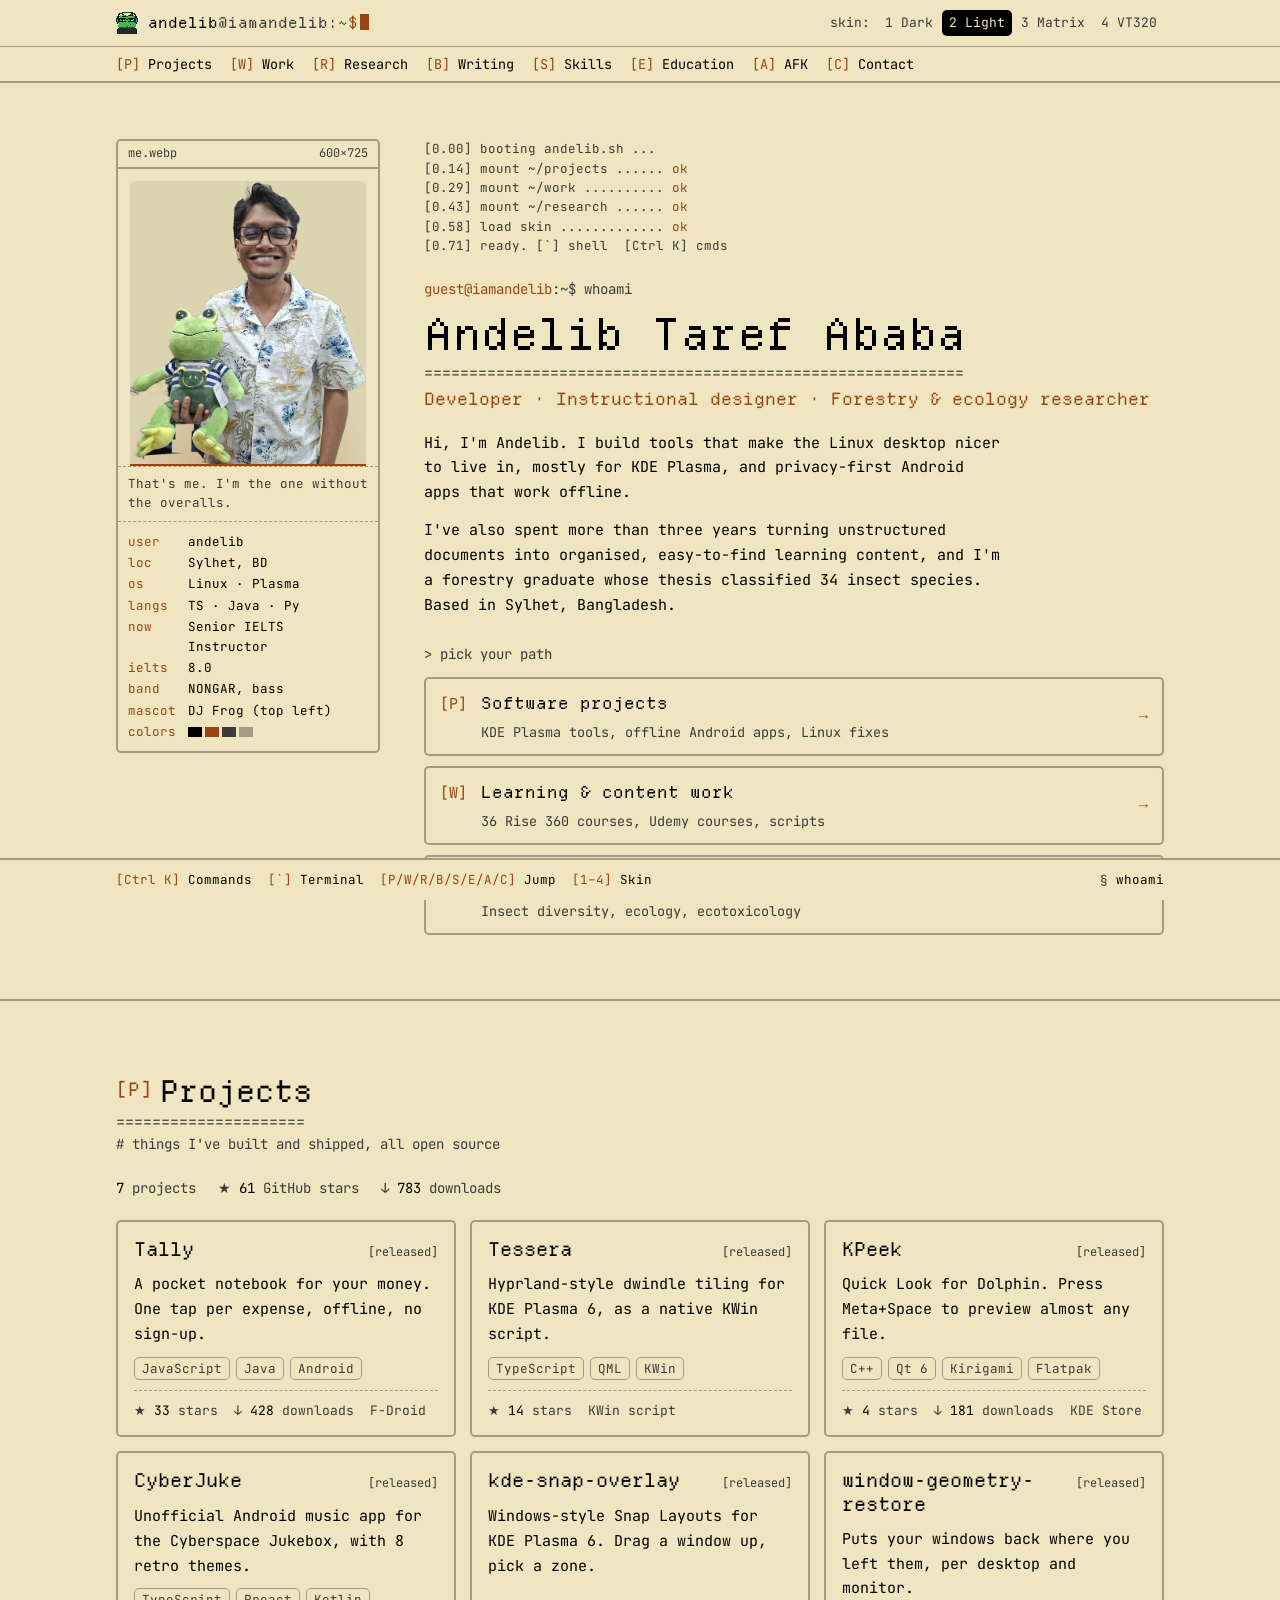
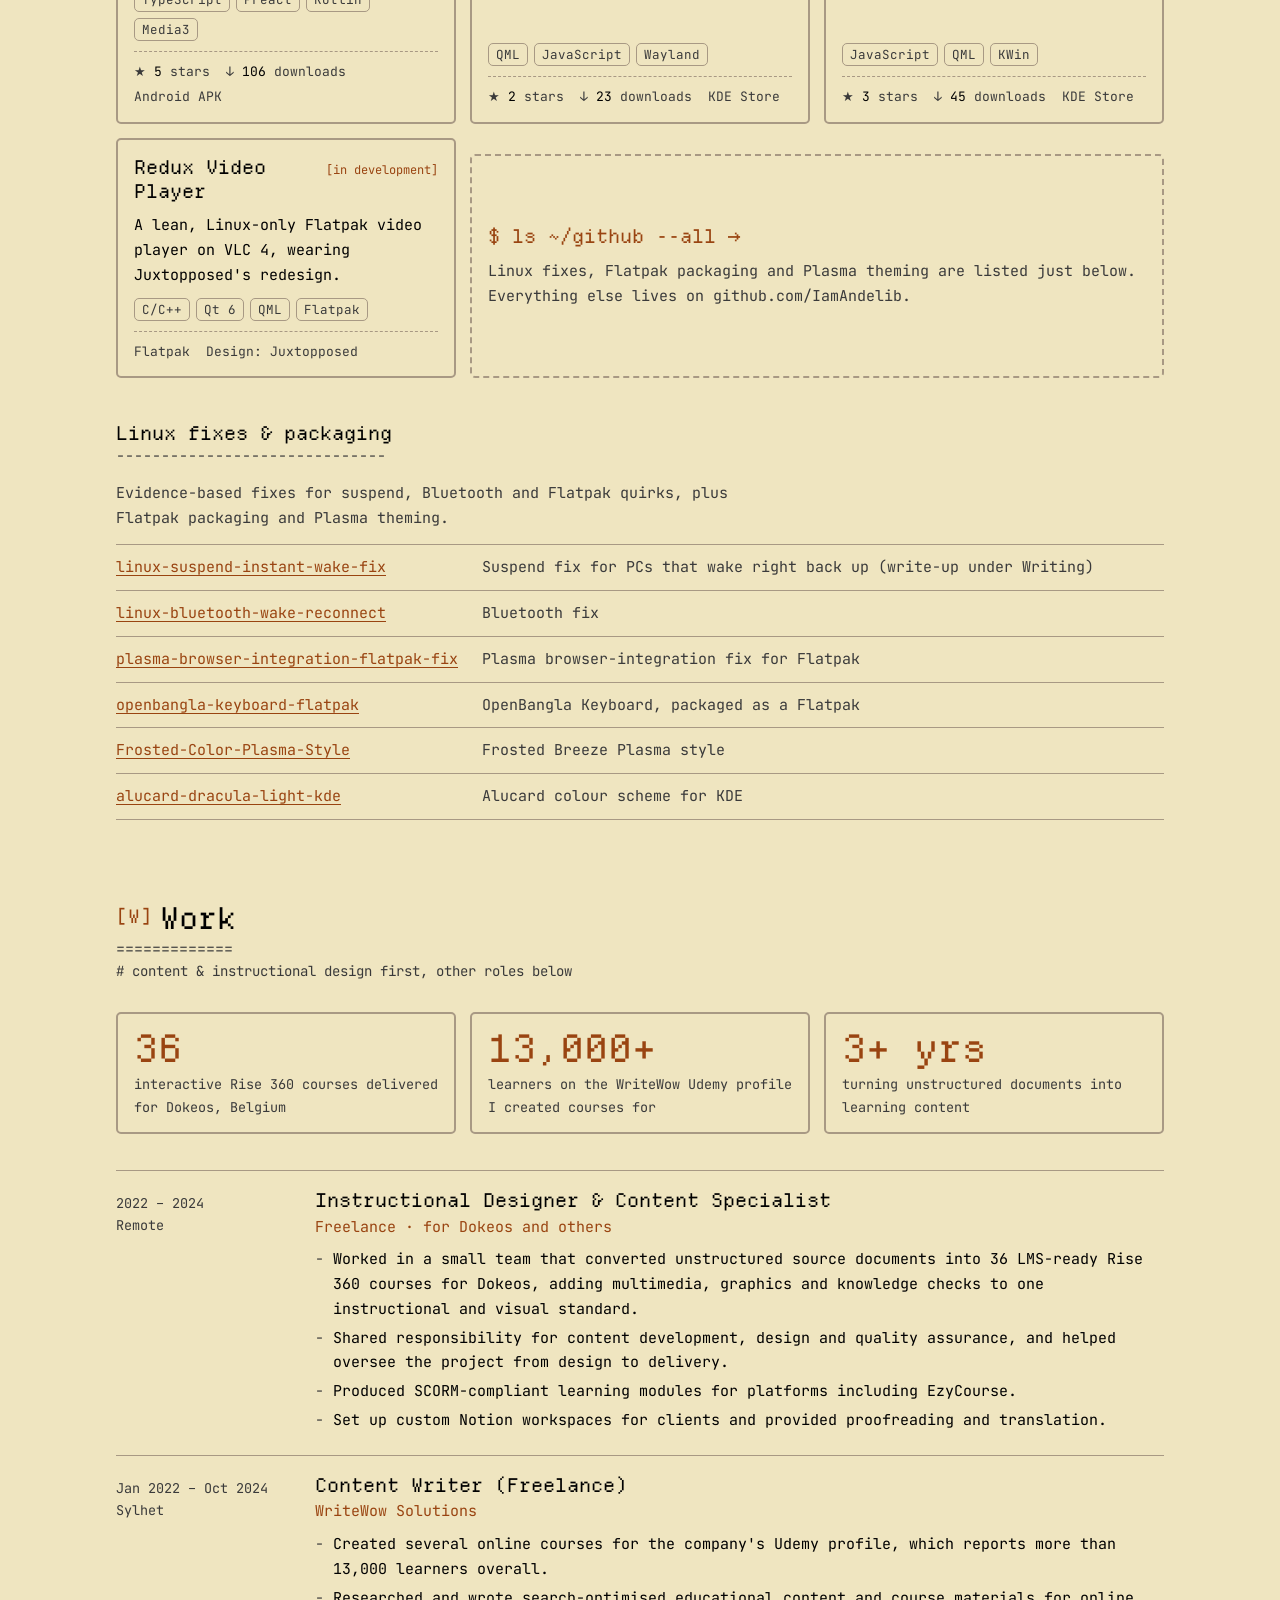
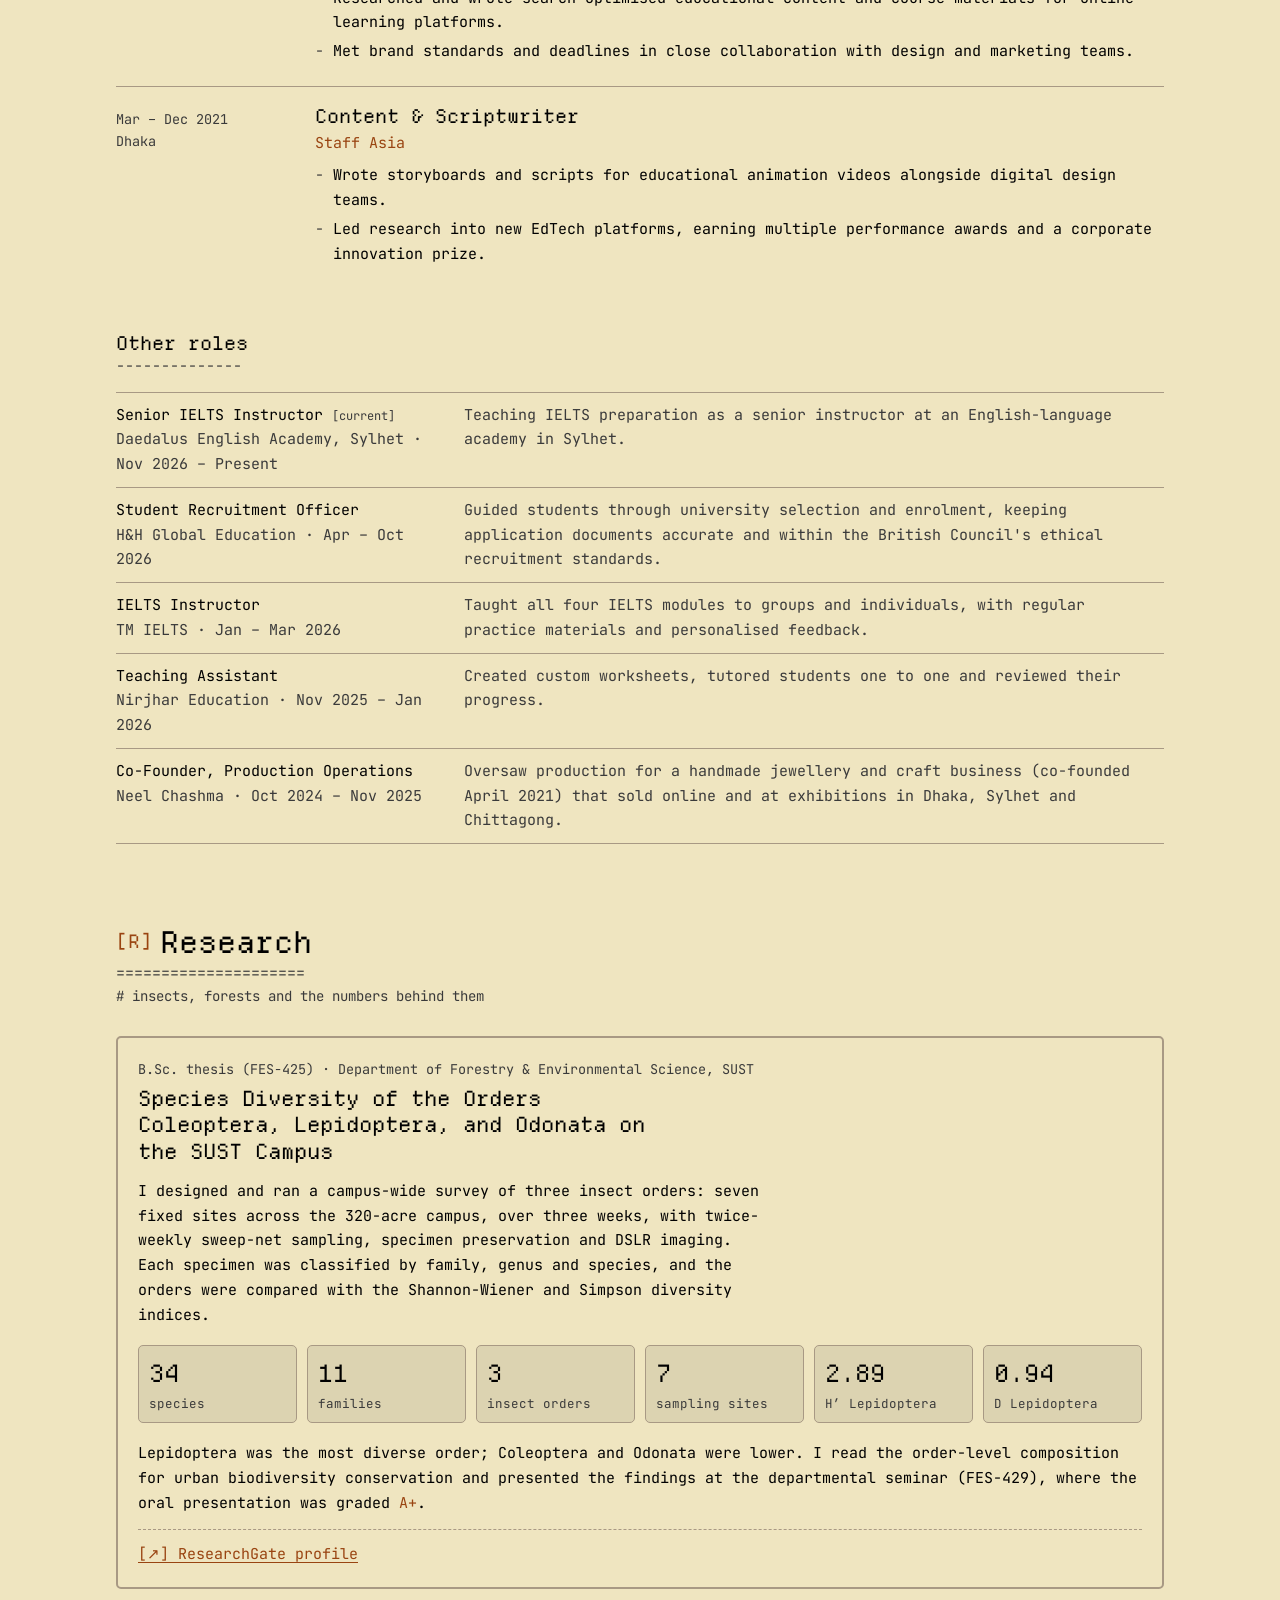
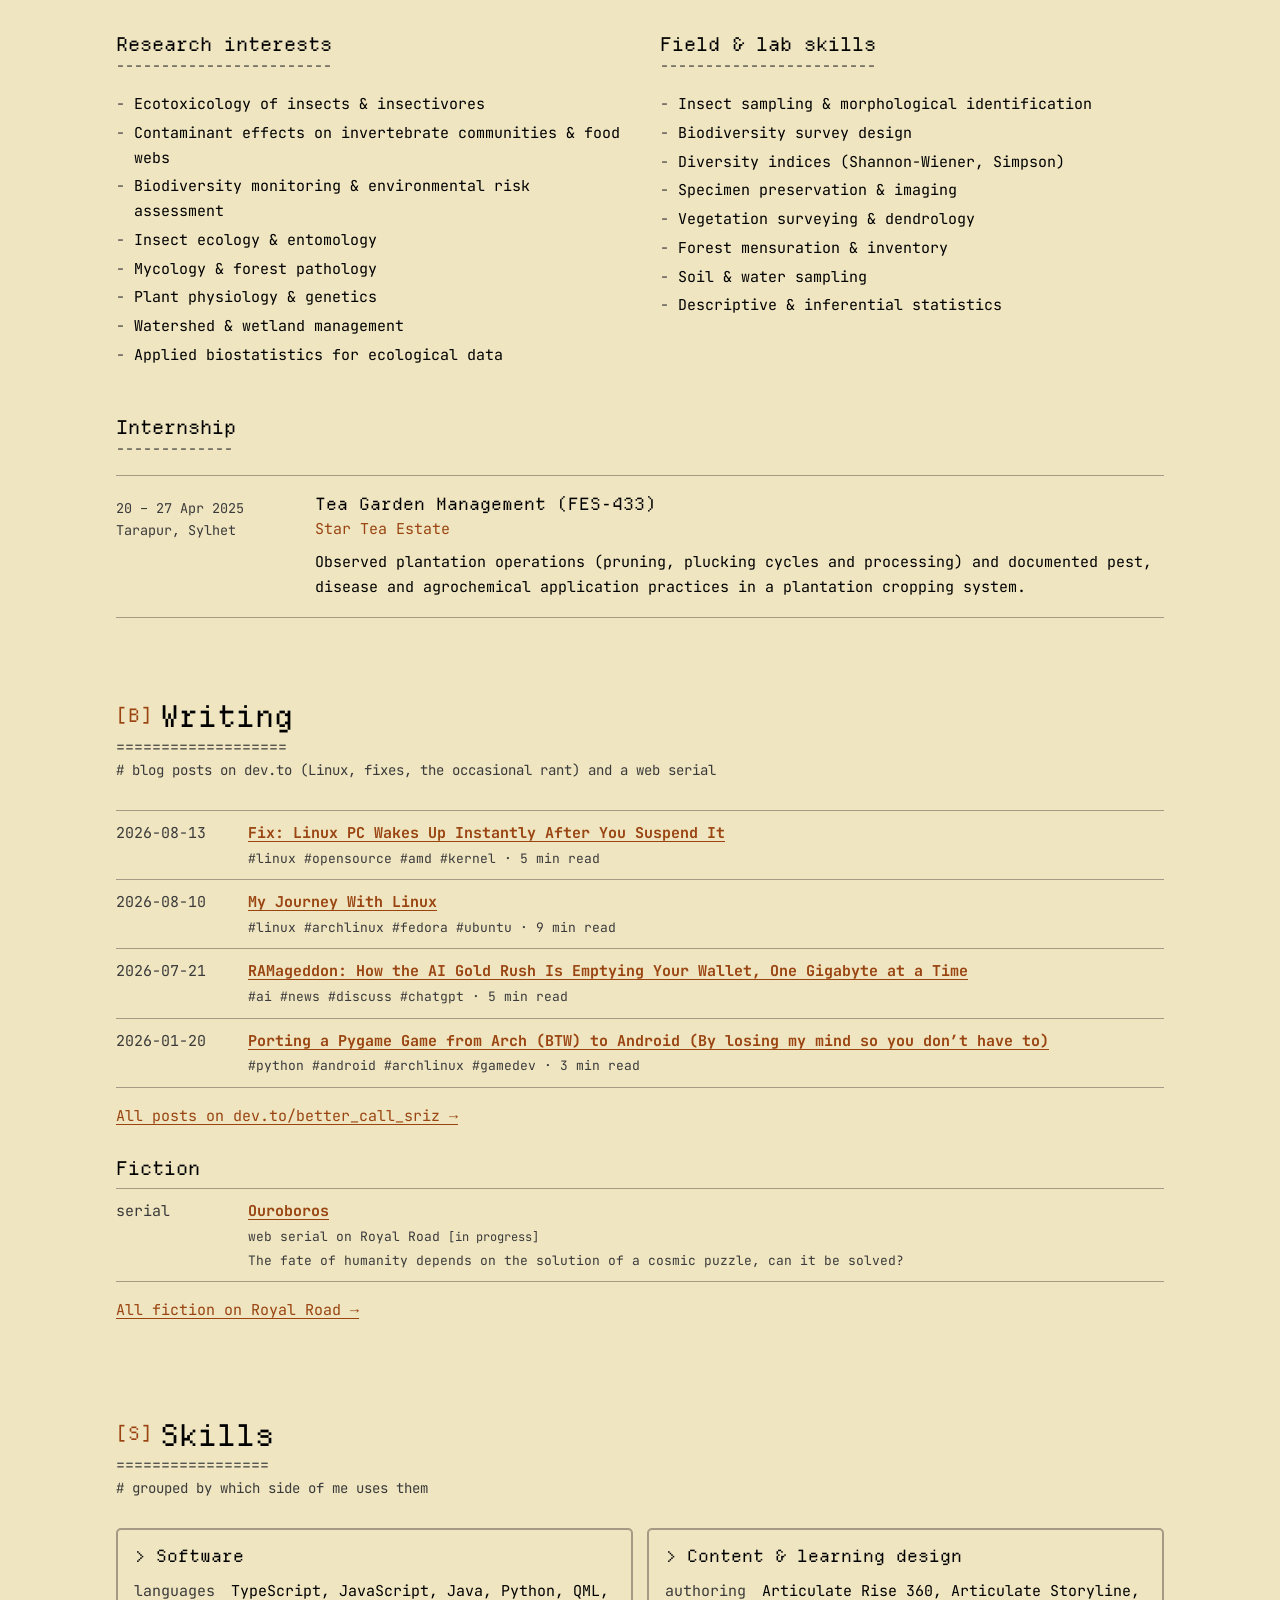
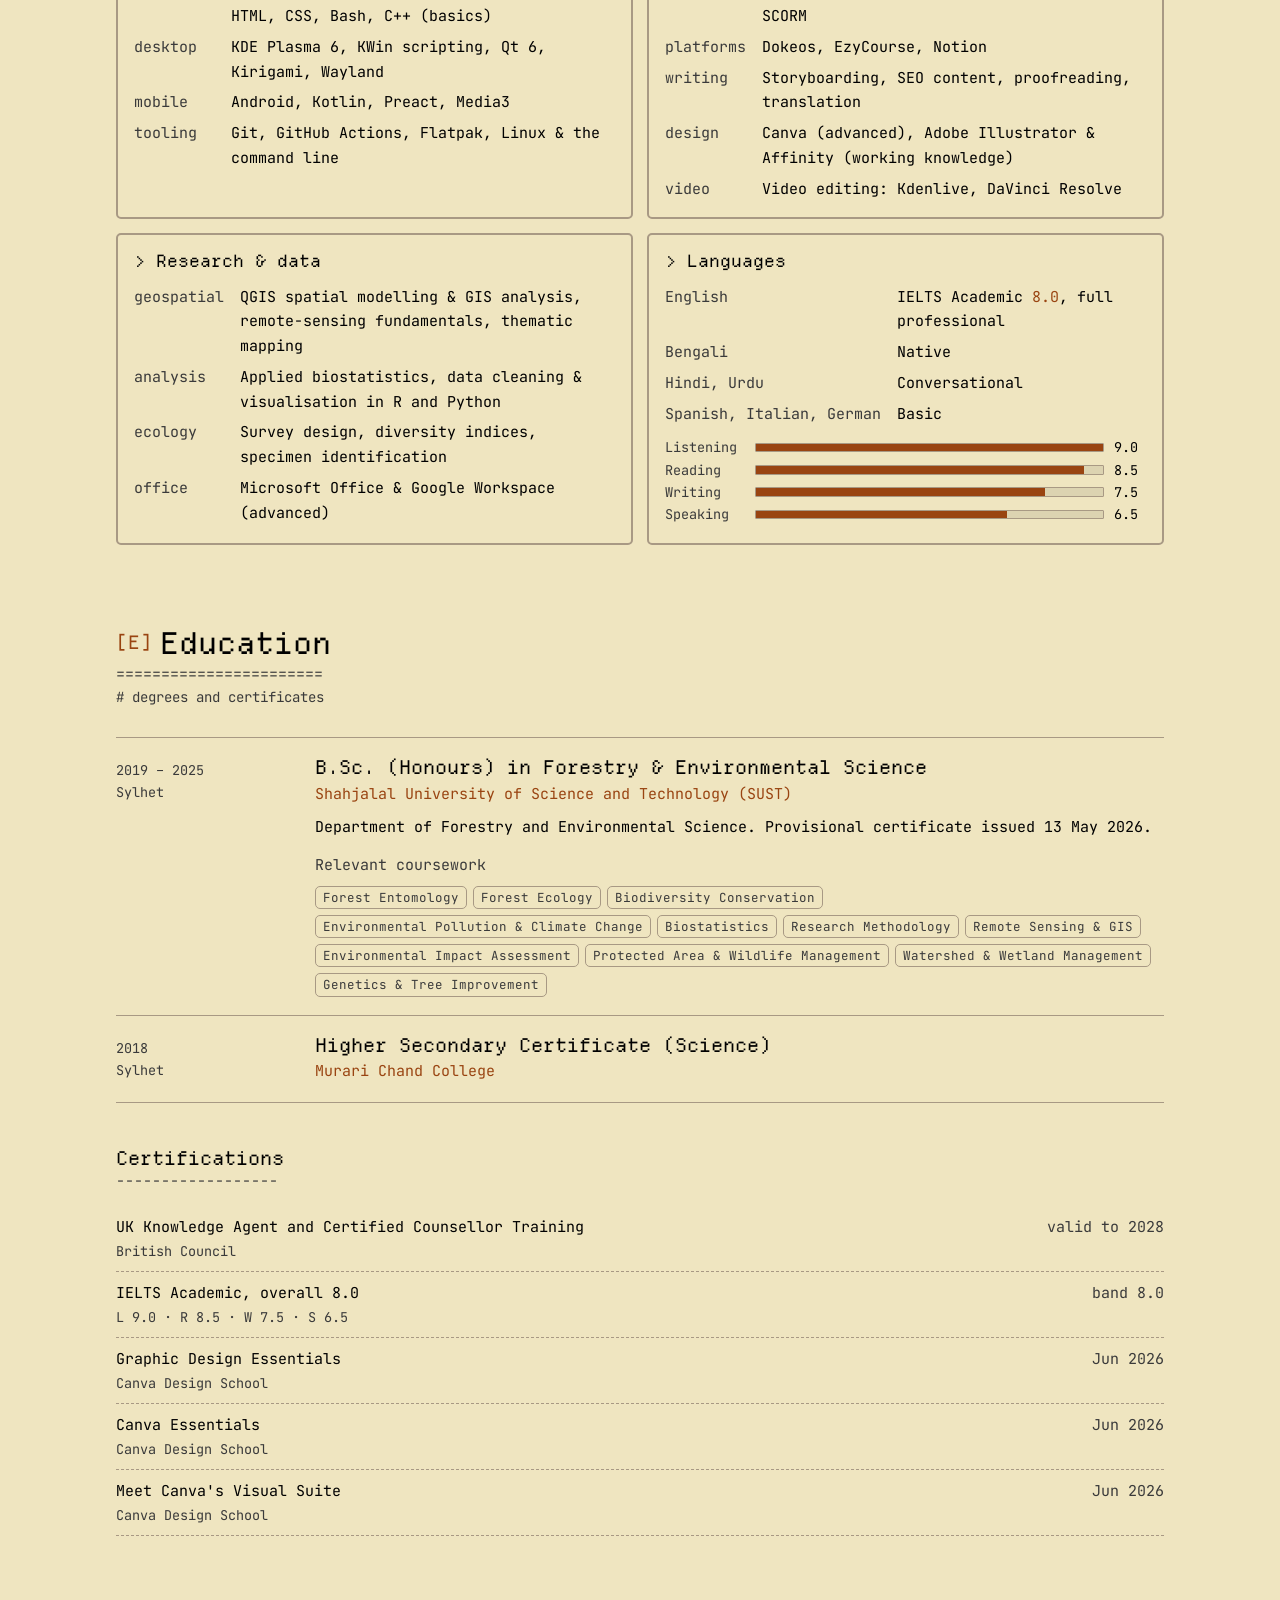
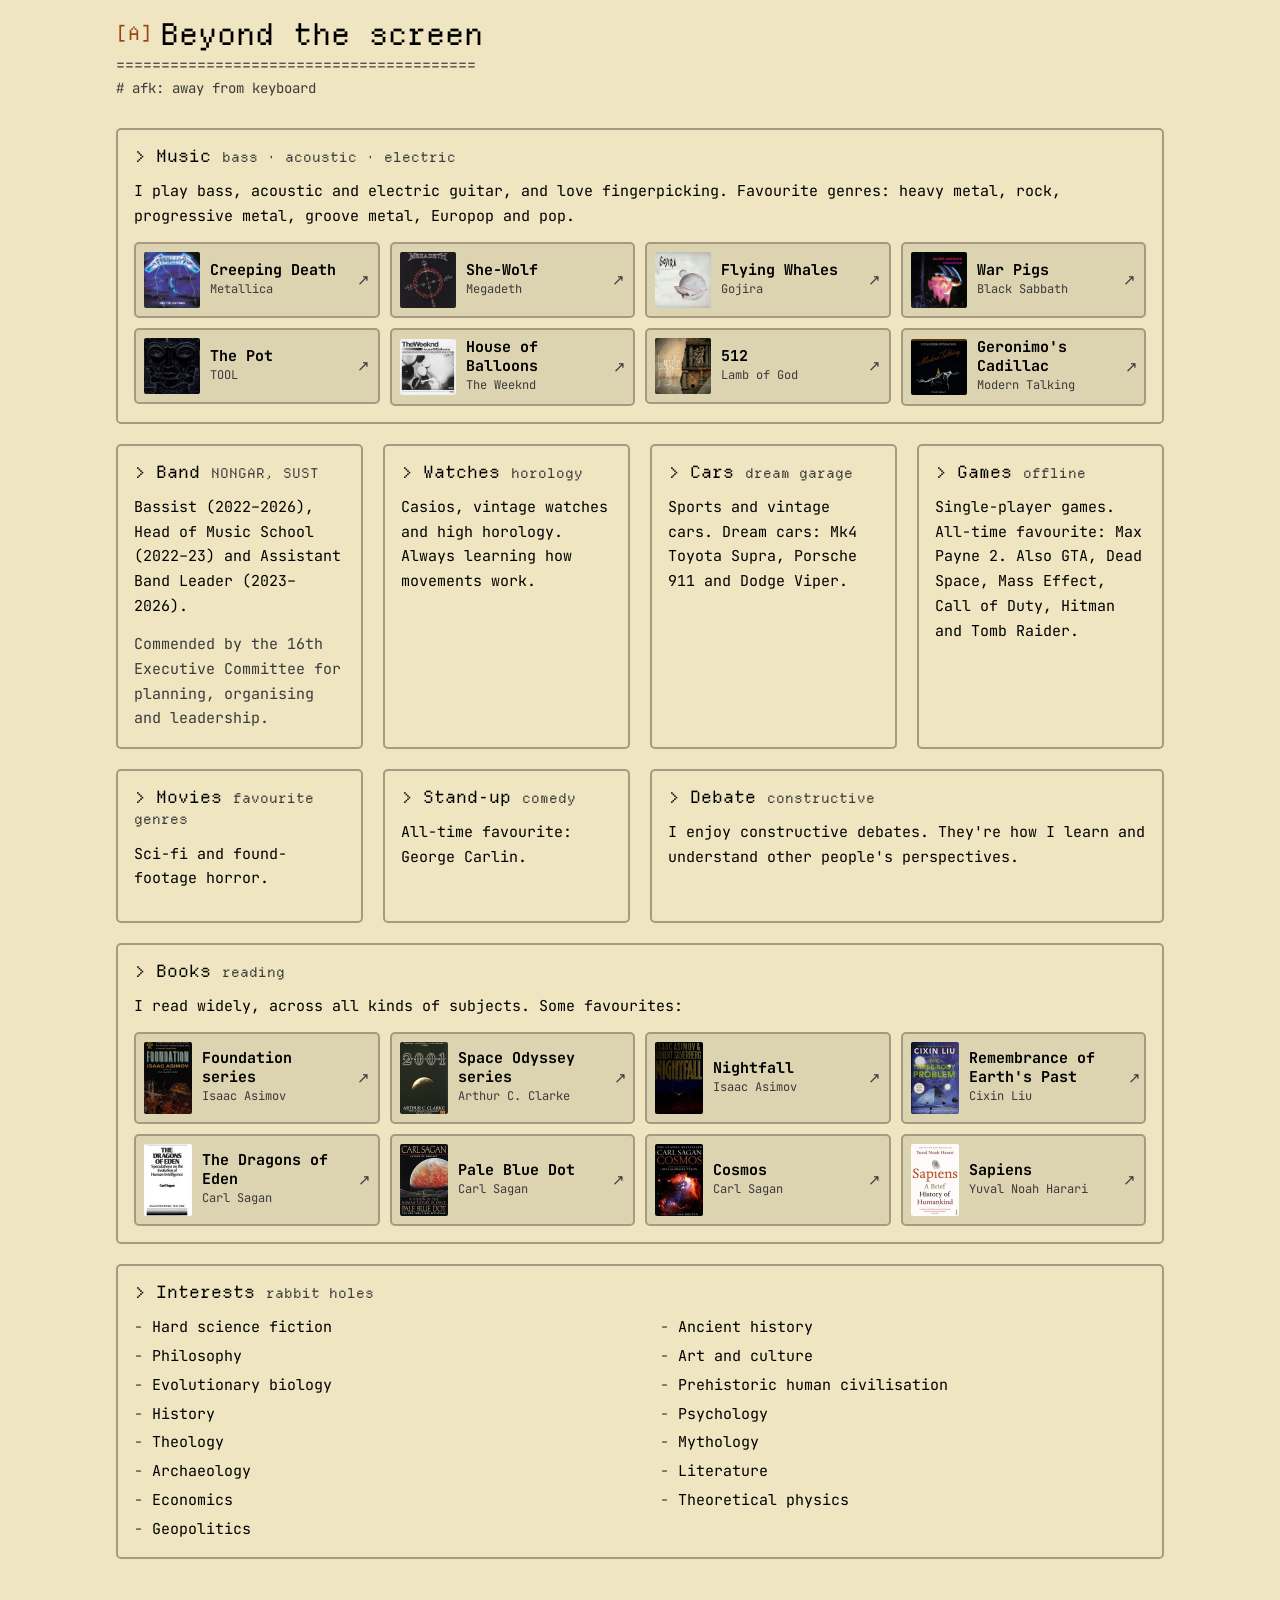
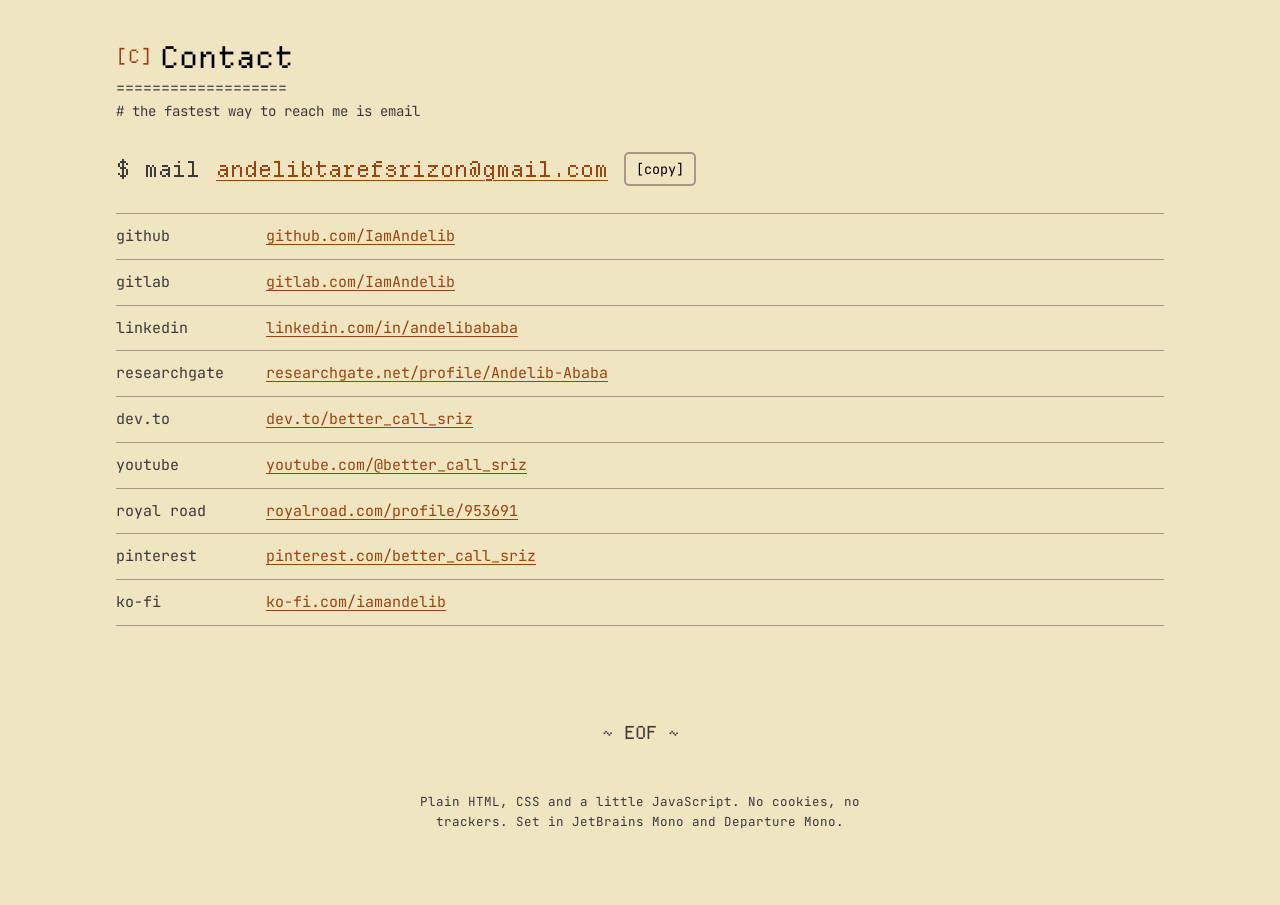
<file: index.html>
<!doctype html>
<html lang="en">
<head>
<meta charset="utf-8">
<meta name="viewport" content="width=device-width, initial-scale=1">
<title>Andelib Taref Ababa</title>
<meta name="description" content="Andelib Taref Ababa: developer, instructional designer and forestry &amp; ecology researcher in Sylhet, Bangladesh. KDE Plasma tools, privacy-first Android apps, open source.">
<meta name="theme-color" content="#000000">
<link rel="canonical" href="https://iamandelib.github.io/">
<meta property="og:type" content="website">
<meta property="og:site_name" content="Andelib Taref Ababa">
<meta property="og:url" content="https://iamandelib.github.io/">
<meta property="og:title" content="Andelib Taref Ababa">
<meta property="og:description" content="Developer, instructional designer and forestry &amp; ecology researcher. KDE Plasma tools and privacy-first Android apps.">
<meta property="og:image" content="https://iamandelib.github.io/img/og.png">
<meta property="og:image:width" content="1200">
<meta property="og:image:height" content="630">
<meta name="twitter:card" content="summary_large_image">
<meta name="twitter:title" content="Andelib Taref Ababa">
<meta name="twitter:description" content="Developer, instructional designer and forestry &amp; ecology researcher. KDE Plasma tools and privacy-first Android apps.">
<meta name="twitter:image" content="https://iamandelib.github.io/img/og.png">
<link rel="icon" type="image/svg+xml" href="favicon.svg">
<link rel="stylesheet" href="css/site.css?v=20261118b">
<script>
(function(){var d=document.documentElement,s=null;d.classList.add('js');
try{var q=new URLSearchParams(location.search).get('skin');if(/^(dark|light|matrix|vt320)$/.test(q||''))s=q}catch(e){}
if(!s){try{s=localStorage.getItem('skin')}catch(e){}}
if(!/^(dark|light|matrix|vt320)$/.test(s||''))s=(window.matchMedia&&matchMedia('(prefers-color-scheme: light)').matches)?'light':'dark';
d.setAttribute('data-skin',s);})();
</script>
</head>
<body>
<a class="skip" href="#main">Skip to content</a>
<svg class="fx" aria-hidden="true" focusable="false">
  <filter id="crt-vt320" color-interpolation-filters="sRGB">
    <feComponentTransfer><feFuncR type="linear" slope="1.12" intercept="-0.04"/><feFuncG type="linear" slope="1.12" intercept="-0.04"/><feFuncB type="linear" slope="1.12" intercept="-0.04"/></feComponentTransfer>
    <feColorMatrix type="matrix" values="0.213 0.715 0.072 0 0.02  0.129 0.432 0.044 0 0.01  0.013 0.045 0.005 0 0  0 0 0 1 0"/>
  </filter>
  <filter id="crt-matrix" color-interpolation-filters="sRGB">
    <feComponentTransfer><feFuncR type="linear" slope="1.12" intercept="-0.04"/><feFuncG type="linear" slope="1.12" intercept="-0.04"/><feFuncB type="linear" slope="1.12" intercept="-0.04"/></feComponentTransfer>
    <feColorMatrix type="matrix" values="0.120 0.404 0.041 0 0  0.180 0.605 0.061 0 0.01  0.054 0.183 0.019 0 0  0 0 0 1 0"/>
  </filter>
</svg>

<header class="top">
  <div class="wrap top-row">
    <a class="brand" href="#whoami" aria-label="Andelib Taref Ababa, back to top">
      <svg xmlns="http://www.w3.org/2000/svg" viewBox="0 0 40 40" shape-rendering="crispEdges" aria-hidden="true" focusable="false"><path fill="#0d1117" d="M10 0h2v1h-2zM28 0h2v1h-2zM8 1h2v1h-2zM12 1h16v1h-16zM30 1h2v1h-2zM6 2h2v1h-2zM10 2h2v1h-2zM28 2h2v1h-2zM32 2h2v1h-2zM5 3h1v1h-1zM8 3h2v1h-2zM30 3h2v1h-2zM34 3h1v1h-1zM4 4h1v1h-1zM6 4h2v1h-2zM32 4h2v1h-2zM35 4h1v1h-1zM3 5h1v1h-1zM5 5h1v1h-1zM34 5h1v1h-1zM36 5h1v1h-1zM3 6h1v1h-1zM5 6h1v1h-1zM24 6h6v1h-6zM34 6h1v1h-1zM36 6h1v1h-1zM2 7h1v1h-1zM4 7h1v1h-1zM9 7h6v1h-6zM23 7h2v1h-2zM29 7h3v1h-3zM35 7h1v1h-1zM37 7h1v1h-1zM2 8h1v1h-1zM4 8h1v1h-1zM11 8h7v1h-7zM35 8h1v1h-1zM37 8h1v1h-1zM2 9h1v1h-1zM4 9h1v1h-1zM35 9h1v1h-1zM37 9h1v1h-1zM1 10h1v1h-1zM6 10h13v1h-13zM21 10h13v1h-13zM38 10h1v1h-1zM0 11h1v1h-1zM6 11h13v1h-13zM21 11h13v1h-13zM39 11h1v1h-1zM0 12h1v1h-1zM6 12h1v1h-1zM18 12h1v1h-1zM21 12h1v1h-1zM33 12h1v1h-1zM39 12h1v1h-1zM0 13h1v1h-1zM6 13h1v1h-1zM9 13h7v1h-7zM18 13h4v1h-4zM24 13h7v1h-7zM33 13h1v1h-1zM39 13h1v1h-1zM0 14h1v1h-1zM6 14h1v1h-1zM11 14h2v1h-2zM18 14h1v1h-1zM21 14h1v1h-1zM26 14h2v1h-2zM33 14h1v1h-1zM39 14h1v1h-1zM0 15h1v1h-1zM6 15h1v1h-1zM11 15h2v1h-2zM18 15h1v1h-1zM21 15h1v1h-1zM26 15h2v1h-2zM33 15h1v1h-1zM39 15h1v1h-1zM0 16h1v1h-1zM6 16h1v1h-1zM18 16h1v1h-1zM21 16h1v1h-1zM33 16h1v1h-1zM39 16h1v1h-1zM0 17h1v1h-1zM6 17h13v1h-13zM21 17h13v1h-13zM39 17h1v1h-1zM0 18h1v1h-1zM6 18h1v1h-1zM33 18h1v1h-1zM39 18h1v1h-1zM1 19h1v1h-1zM38 19h1v1h-1zM2 20h1v1h-1zM37 20h1v1h-1zM27 21h1v1h-1zM25 22h2v1h-2zM13 23h12v1h-12zM4 29h2v1h-2zM34 29h2v1h-2zM3 30h1v1h-1zM36 30h1v1h-1zM2 31h1v1h-1zM37 31h1v1h-1zM2 32h1v1h-1zM37 32h1v1h-1zM2 33h1v1h-1zM37 33h1v1h-1zM2 34h1v1h-1zM37 34h1v1h-1zM2 35h1v1h-1zM37 35h1v1h-1zM2 36h1v1h-1zM37 36h1v1h-1zM2 37h1v1h-1zM37 37h1v1h-1zM2 38h1v1h-1zM37 38h1v1h-1zM2 39h1v1h-1zM37 39h1v1h-1z"/>
<path fill="#30363d" d="M12 0h16v1h-16zM10 1h2v1h-2zM28 1h2v1h-2zM8 2h2v1h-2zM30 2h2v1h-2zM6 3h2v1h-2zM32 3h2v1h-2zM5 4h1v1h-1zM34 4h1v1h-1zM4 5h1v1h-1zM35 5h1v1h-1zM4 6h1v1h-1zM35 6h1v1h-1zM3 7h1v1h-1zM36 7h1v1h-1zM3 8h1v1h-1zM36 8h1v1h-1zM3 9h1v1h-1zM36 9h1v1h-1zM12 29h16v1h-16zM3 32h1v1h-1zM3 33h1v1h-1zM3 34h1v1h-1zM3 35h1v1h-1zM3 36h1v1h-1zM3 37h1v1h-1zM3 38h1v1h-1zM3 39h1v1h-1z"/>
<path fill="#196127" d="M10 4h5v1h-5zM25 4h5v1h-5zM8 5h2v1h-2zM15 5h2v1h-2zM23 5h2v1h-2zM30 5h2v1h-2zM7 6h1v1h-1zM17 6h1v1h-1zM22 6h1v1h-1zM32 6h1v1h-1zM6 7h1v1h-1zM18 7h1v1h-1zM21 7h1v1h-1zM33 7h1v1h-1zM6 8h1v1h-1zM19 8h2v1h-2zM33 8h1v1h-1zM5 9h1v1h-1zM34 9h1v1h-1zM3 20h1v1h-1zM36 20h1v1h-1zM3 21h1v1h-1zM36 21h1v1h-1zM3 22h1v1h-1zM36 22h1v1h-1zM3 23h1v1h-1zM36 23h1v1h-1zM3 24h1v1h-1zM36 24h1v1h-1zM3 25h1v1h-1zM19 25h2v1h-2zM36 25h1v1h-1zM3 26h1v1h-1zM20 26h1v1h-1zM36 26h1v1h-1zM4 27h1v1h-1zM35 27h1v1h-1zM5 28h30v1h-30z"/>
<path fill="#7ee787" d="M10 5h2v1h-2zM8 6h2v1h-2zM23 6h1v1h-1zM7 7h1v1h-1zM22 7h1v1h-1zM7 8h1v1h-1zM21 8h1v1h-1zM6 9h1v1h-1zM4 20h1v1h-1zM4 21h1v1h-1zM4 22h1v1h-1zM15 32h1v1h-1zM16 33h1v1h-1zM17 34h1v1h-1zM16 35h1v1h-1zM15 36h1v1h-1zM19 36h4v1h-4z"/>
<path fill="#3fb950" d="M12 5h3v1h-3zM25 5h3v1h-3zM10 6h6v1h-6zM8 7h1v1h-1zM15 7h2v1h-2zM25 7h4v1h-4zM8 8h3v1h-3zM22 8h10v1h-10zM7 9h26v1h-26zM19 10h2v1h-2zM19 11h2v1h-2zM8 12h2v1h-2zM15 12h3v1h-3zM19 12h2v1h-2zM23 12h2v1h-2zM30 12h3v1h-3zM7 13h2v1h-2zM16 13h2v1h-2zM22 13h2v1h-2zM31 13h2v1h-2zM7 14h2v1h-2zM16 14h2v1h-2zM19 14h2v1h-2zM22 14h2v1h-2zM31 14h2v1h-2zM7 15h3v1h-3zM15 15h3v1h-3zM19 15h2v1h-2zM22 15h3v1h-3zM30 15h3v1h-3zM7 16h10v1h-10zM19 16h2v1h-2zM22 16h10v1h-10zM19 17h2v1h-2zM7 18h26v1h-26zM6 19h11v1h-11zM18 19h4v1h-4zM23 19h11v1h-11zM5 20h30v1h-30zM5 21h22v1h-22zM29 21h6v1h-6zM5 22h20v1h-20zM27 22h8v1h-8zM4 23h9v1h-9zM25 23h11v1h-11zM4 24h32v1h-32zM4 25h15v1h-15zM21 25h15v1h-15zM4 26h16v1h-16zM21 26h15v1h-15z"/>
<path fill="#2ea043" d="M28 5h2v1h-2zM16 6h1v1h-1zM30 6h2v1h-2zM17 7h1v1h-1zM32 7h1v1h-1zM18 8h1v1h-1zM32 8h1v1h-1zM33 9h1v1h-1zM10 12h5v1h-5zM25 12h5v1h-5zM17 16h1v1h-1zM32 16h1v1h-1zM17 19h1v1h-1zM22 19h1v1h-1zM35 20h1v1h-1zM28 21h1v1h-1zM35 21h1v1h-1zM35 22h1v1h-1zM5 27h30v1h-30z"/>
<path fill="#21262d" d="M2 10h4v1h-4zM34 10h4v1h-4zM1 11h5v1h-5zM34 11h5v1h-5zM1 12h1v1h-1zM3 12h3v1h-3zM34 12h3v1h-3zM38 12h1v1h-1zM1 13h1v1h-1zM3 13h3v1h-3zM34 13h3v1h-3zM38 13h1v1h-1zM1 14h1v1h-1zM3 14h3v1h-3zM34 14h3v1h-3zM38 14h1v1h-1zM1 15h1v1h-1zM3 15h3v1h-3zM34 15h3v1h-3zM38 15h1v1h-1zM1 16h1v1h-1zM3 16h3v1h-3zM34 16h3v1h-3zM38 16h1v1h-1zM1 17h1v1h-1zM3 17h3v1h-3zM34 17h3v1h-3zM38 17h1v1h-1zM1 18h5v1h-5zM34 18h5v1h-5zM2 19h4v1h-4zM34 19h4v1h-4zM6 29h6v1h-6zM28 29h6v1h-6zM4 30h32v1h-32zM3 31h34v1h-34zM4 32h11v1h-11zM16 32h21v1h-21zM4 33h12v1h-12zM17 33h20v1h-20zM4 34h13v1h-13zM18 34h19v1h-19zM4 35h12v1h-12zM17 35h20v1h-20zM4 36h11v1h-11zM16 36h3v1h-3zM23 36h14v1h-14zM4 37h33v1h-33zM4 38h33v1h-33zM4 39h33v1h-33z"/>
<path fill="#1d99f3" d="M2 12h1v1h-1zM37 12h1v1h-1zM2 13h1v1h-1zM37 13h1v1h-1zM2 14h1v1h-1zM37 14h1v1h-1zM2 15h1v1h-1zM37 15h1v1h-1zM2 16h1v1h-1zM37 16h1v1h-1zM2 17h1v1h-1zM37 17h1v1h-1z"/>
<path fill="#f0f6fc" d="M7 12h1v1h-1zM22 12h1v1h-1zM9 14h2v1h-2zM13 14h3v1h-3zM24 14h2v1h-2zM28 14h3v1h-3zM10 15h1v1h-1zM13 15h2v1h-2zM25 15h1v1h-1zM28 15h2v1h-2z"/></svg>
      <span><span class="name">andelib</span><span class="bpath">@iamandelib:~</span><span class="acc">$</span><span class="cursor" aria-hidden="true"></span></span>
    </a>
    <div class="skins jsonly" role="group" aria-label="Theme">
      <span class="lbl">skin:</span>
      <button type="button" data-skin-btn="dark" aria-pressed="false"><b>1</b> Dark</button>
      <button type="button" data-skin-btn="light" aria-pressed="false"><b>2</b> Light</button>
      <button type="button" data-skin-btn="matrix" aria-pressed="false"><b>3</b> Matrix</button>
      <button type="button" data-skin-btn="vt320" aria-pressed="false"><b>4</b> VT320</button>
    </div>
  </div>
  <nav class="nav" aria-label="Sections">
    <ul class="wrap">
      <li><a href="#projects" data-sec="projects"><span class="k">[P]</span> <span class="t">Projects</span></a></li>
      <li><a href="#work" data-sec="work"><span class="k">[W]</span> <span class="t">Work</span></a></li>
      <li><a href="#research" data-sec="research"><span class="k">[R]</span> <span class="t">Research</span></a></li>
      <li><a href="#writing" data-sec="writing"><span class="k">[B]</span> <span class="t">Writing</span></a></li>
      <li><a href="#skills" data-sec="skills"><span class="k">[S]</span> <span class="t">Skills</span></a></li>
      <li><a href="#education" data-sec="education"><span class="k">[E]</span> <span class="t">Education</span></a></li>
      <li><a href="#afk" data-sec="afk"><span class="k">[A]</span> <span class="t">AFK</span></a></li>
      <li><a href="#contact" data-sec="contact"><span class="k">[C]</span> <span class="t">Contact</span></a></li>
    </ul>
  </nav>
</header>

<main id="main">
<section class="hero" id="whoami" aria-labelledby="h-whoami">
  <canvas id="rain" aria-hidden="true"></canvas>
  <div class="wrap">
    <figure class="win" style="margin:0">
      <div class="win-bar" aria-hidden="true"><span>me.webp</span><span>600×725</span></div>
      <div class="photo"><img src="img/portrait-1000.webp" srcset="img/portrait-600.webp 600w, img/portrait-1000.webp 1000w" sizes="(max-width: 600px) 124px, 300px" width="600" height="725" alt="Andelib Taref Ababa smiling, holding a frog plush" decoding="async"></div>
      <figcaption class="win-cap">That's me. I'm the one without the overalls.</figcaption>
      <dl class="fetch" aria-label="Quick facts">
        <dt>user</dt><dd>andelib</dd>
        <dt>loc</dt><dd>Sylhet, BD</dd>
        <dt>os</dt><dd>Linux · Plasma</dd>
        <dt>langs</dt><dd>TS · Java · Py</dd>
        <dt>now</dt><dd>Senior IELTS Instructor</dd>
        <dt>ielts</dt><dd>8.0</dd>
        <dt>band</dt><dd>NONGAR, bass</dd>
        <dt>mascot</dt><dd>DJ Frog (top left)</dd>
        <dt>colors</dt><dd class="sw" aria-hidden="true"><i></i><i></i><i></i><i></i></dd>
      </dl>
    </figure>
    <div>
      <pre class="boot" id="boot" aria-hidden="true">[0.00] booting andelib.sh ...
[0.14] mount ~/projects ...... <span class="ok">ok</span>
[0.29] mount ~/work .......... <span class="ok">ok</span>
[0.43] mount ~/research ...... <span class="ok">ok</span>
[0.58] load skin ............. <span class="ok">ok</span>
[0.71] ready.<span class="jsonly"> [`] shell  [Ctrl K] cmds</span></pre>
      <p class="prompt"><span class="u">guest@iamandelib</span>:~$ whoami</p>
      <h1 id="h-whoami" class="setext" tabindex="-1">Andelib Taref Ababa</h1>
      <p class="tagline">Developer · Instructional designer · Forestry &amp; ecology researcher</p>
      <div class="intro">
        <p>Hi, I'm Andelib. I build tools that make the Linux desktop nicer to live in, mostly for KDE Plasma, and privacy-first Android apps that work offline.</p>
        <p>I've also spent more than three years turning unstructured documents into organised, easy-to-find learning content, and I'm a forestry graduate whose thesis classified 34 insect species. Based in Sylhet, Bangladesh.</p>
      </div>
      <div class="paths">
        <p class="lead">&gt; pick your path</p>
        <ul>
          <li><a class="path" href="#projects"><span class="k">[P]</span><span class="t">Software projects</span><span class="d">KDE Plasma tools, offline Android apps, Linux fixes</span><span class="arrow" aria-hidden="true">→</span></a></li>
          <li><a class="path" href="#work"><span class="k">[W]</span><span class="t">Learning &amp; content work</span><span class="d">36 Rise 360 courses, Udemy courses, scripts</span><span class="arrow" aria-hidden="true">→</span></a></li>
          <li><a class="path" href="#research"><span class="k">[R]</span><span class="t">Forest &amp; insect research</span><span class="d">Insect diversity, ecology, ecotoxicology</span><span class="arrow" aria-hidden="true">→</span></a></li>
        </ul>
      </div>
    </div>
  </div>
</section>

<!-- ======================= PROJECTS ======================= -->
<section class="sec" id="projects" aria-labelledby="h-projects">
  <div class="wrap">
    <header class="sec-head">
      <h2 id="h-projects" class="setext" tabindex="-1"><span class="k" aria-hidden="true">[P]</span>Projects</h2>
      <p class="sec-sub"># things I've built and shipped, all open source</p>
    </header>
    <p class="totals"><span><b>7</b> projects</span><span>★ <b id="star-total">61</b> GitHub stars</span><span>↓ <b>783</b> downloads</span></p>
    <div class="cards">
      <article class="card" data-repo="Tally-android">
        <div class="card-top"><h3><a href="https://github.com/IamAndelib/Tally-android">Tally</a></h3><span class="tag">[released]</span></div>
        <p class="pitch">A pocket notebook for your money. One tap per expense, offline, no sign-up.</p>
        <ul class="chips" aria-label="Stack"><li>JavaScript</li><li>Java</li><li>Android</li></ul>
        <p class="meta"><span>★ <b data-stars>33</b> stars</span><span>↓ <b>428</b> downloads</span><span>F-Droid</span></p>
      </article>
      <article class="card" data-repo="Tessera">
        <div class="card-top"><h3><a href="https://github.com/IamAndelib/Tessera">Tessera</a></h3><span class="tag">[released]</span></div>
        <p class="pitch">Hyprland-style dwindle tiling for KDE Plasma 6, as a native KWin script.</p>
        <ul class="chips" aria-label="Stack"><li>TypeScript</li><li>QML</li><li>KWin</li></ul>
        <p class="meta"><span>★ <b data-stars>14</b> stars</span><span>KWin script</span></p>
      </article>
      <article class="card" data-repo="KPeek">
        <div class="card-top"><h3><a href="https://github.com/IamAndelib/KPeek">KPeek</a></h3><span class="tag">[released]</span></div>
        <p class="pitch">Quick Look for Dolphin. Press Meta+Space to preview almost any file.</p>
        <ul class="chips" aria-label="Stack"><li>C++</li><li>Qt 6</li><li>Kirigami</li><li>Flatpak</li></ul>
        <p class="meta"><span>★ <b data-stars>4</b> stars</span><span>↓ <b>181</b> downloads</span><span>KDE Store</span></p>
      </article>
      <article class="card" data-repo="CyberJuke">
        <div class="card-top"><h3><a href="https://github.com/IamAndelib/CyberJuke">CyberJuke</a></h3><span class="tag">[released]</span></div>
        <p class="pitch">Unofficial Android music app for the Cyberspace Jukebox, with 8 retro themes.</p>
        <ul class="chips" aria-label="Stack"><li>TypeScript</li><li>Preact</li><li>Kotlin</li><li>Media3</li></ul>
        <p class="meta"><span>★ <b data-stars>5</b> stars</span><span>↓ <b>106</b> downloads</span><span>Android APK</span></p>
      </article>
      <article class="card" data-repo="kde-snap-overlay">
        <div class="card-top"><h3><a href="https://github.com/IamAndelib/kde-snap-overlay">kde-snap-overlay</a></h3><span class="tag">[released]</span></div>
        <p class="pitch">Windows-style Snap Layouts for KDE Plasma 6. Drag a window up, pick a zone.</p>
        <ul class="chips" aria-label="Stack"><li>QML</li><li>JavaScript</li><li>Wayland</li></ul>
        <p class="meta"><span>★ <b data-stars>2</b> stars</span><span>↓ <b>23</b> downloads</span><span>KDE Store</span></p>
      </article>
      <article class="card" data-repo="window-geometry-restore">
        <div class="card-top"><h3><a href="https://github.com/IamAndelib/window-geometry-restore">window-geometry-restore</a></h3><span class="tag">[released]</span></div>
        <p class="pitch">Puts your windows back where you left them, per desktop and monitor.</p>
        <ul class="chips" aria-label="Stack"><li>JavaScript</li><li>QML</li><li>KWin</li></ul>
        <p class="meta"><span>★ <b data-stars>3</b> stars</span><span>↓ <b>45</b> downloads</span><span>KDE Store</span></p>
      </article>
      <article class="card" data-repo="Redux-Video-Player">
        <div class="card-top"><h3><a href="https://github.com/IamAndelib/Redux-Video-Player">Redux Video Player</a></h3><span class="tag dev">[in development]</span></div>
        <p class="pitch">A lean, Linux-only Flatpak video player on VLC 4, wearing Juxtopposed's redesign.</p>
        <ul class="chips" aria-label="Stack"><li>C/C++</li><li>Qt 6</li><li>QML</li><li>Flatpak</li></ul>
        <p class="meta"><span>Flatpak</span><span>Design: Juxtopposed</span></p>
      </article>
      <article class="card more">
        <h3><a href="https://github.com/IamAndelib">$ ls ~/github --all →</a></h3>
        <p class="pitch">Linux fixes, Flatpak packaging and Plasma theming are listed just below. Everything else lives on github.com/IamAndelib.</p>
      </article>
    </div>

    <div class="sub">
      <h3 class="setext">Linux fixes &amp; packaging</h3>
      <p class="lede dim">Evidence-based fixes for suspend, Bluetooth and Flatpak quirks, plus Flatpak packaging and Plasma theming.</p>
      <ul class="rows" style="--c1:38ch">
        <li><span class="r1"><a href="https://github.com/IamAndelib/linux-suspend-instant-wake-fix">linux-suspend-instant-wake-fix</a></span><span class="r2">Suspend fix for PCs that wake right back up (write-up under Writing)</span></li>
        <li><span class="r1"><a href="https://github.com/IamAndelib/linux-bluetooth-wake-reconnect">linux-bluetooth-wake-reconnect</a></span><span class="r2">Bluetooth fix</span></li>
        <li><span class="r1"><a href="https://github.com/IamAndelib/plasma-browser-integration-flatpak-fix">plasma-browser-integration-flatpak-fix</a></span><span class="r2">Plasma browser-integration fix for Flatpak</span></li>
        <li><span class="r1"><a href="https://github.com/IamAndelib/openbangla-keyboard-flatpak">openbangla-keyboard-flatpak</a></span><span class="r2">OpenBangla Keyboard, packaged as a Flatpak</span></li>
        <li><span class="r1"><a href="https://github.com/IamAndelib/Frosted-Color-Plasma-Style">Frosted-Color-Plasma-Style</a></span><span class="r2">Frosted Breeze Plasma style</span></li>
        <li><span class="r1"><a href="https://github.com/IamAndelib/alucard-dracula-light-kde">alucard-dracula-light-kde</a></span><span class="r2">Alucard colour scheme for KDE</span></li>
      </ul>
    </div>
  </div>
</section>

<!-- ======================= WORK ======================= -->
<section class="sec" id="work" aria-labelledby="h-work">
  <div class="wrap">
    <header class="sec-head">
      <h2 id="h-work" class="setext" tabindex="-1"><span class="k" aria-hidden="true">[W]</span>Work</h2>
      <p class="sec-sub"># content &amp; instructional design first, other roles below</p>
    </header>
    <div class="stats">
      <div class="stat"><span class="n">36</span><span class="l">interactive Rise 360 courses delivered for Dokeos, Belgium</span></div>
      <div class="stat"><span class="n">13,000+</span><span class="l">learners on the WriteWow Udemy profile I created courses for</span></div>
      <div class="stat"><span class="n">3+ yrs</span><span class="l">turning unstructured documents into learning content</span></div>
    </div>

    <article class="job">
      <div class="when">2022 – 2024<br>Remote</div>
      <div>
        <h3>Instructional Designer &amp; Content Specialist</h3>
        <p class="org">Freelance · for Dokeos and others</p>
        <ul class="dash">
          <li>Worked in a small team that converted unstructured source documents into 36 LMS-ready Rise 360 courses for Dokeos, adding multimedia, graphics and knowledge checks to one instructional and visual standard.</li>
          <li>Shared responsibility for content development, design and quality assurance, and helped oversee the project from design to delivery.</li>
          <li>Produced SCORM-compliant learning modules for platforms including EzyCourse.</li>
          <li>Set up custom Notion workspaces for clients and provided proofreading and translation.</li>
        </ul>
      </div>
    </article>
    <article class="job">
      <div class="when">Jan 2022 – Oct 2024<br>Sylhet</div>
      <div>
        <h3>Content Writer (Freelance)</h3>
        <p class="org">WriteWow Solutions</p>
        <ul class="dash">
          <li>Created several online courses for the company's Udemy profile, which reports more than 13,000 learners overall.</li>
          <li>Researched and wrote search-optimised educational content and course materials for online learning platforms.</li>
          <li>Met brand standards and deadlines in close collaboration with design and marketing teams.</li>
        </ul>
      </div>
    </article>
    <article class="job">
      <div class="when">Mar – Dec 2021<br>Dhaka</div>
      <div>
        <h3>Content &amp; Scriptwriter</h3>
        <p class="org">Staff Asia</p>
        <ul class="dash">
          <li>Wrote storyboards and scripts for educational animation videos alongside digital design teams.</li>
          <li>Led research into new EdTech platforms, earning multiple performance awards and a corporate innovation prize.</li>
        </ul>
      </div>
    </article>

    <div class="sub">
      <h3 class="setext">Other roles</h3>
      <ul class="rows" style="--c1:36ch">
        <li><span class="r1">Senior IELTS Instructor <span class="tag">[current]</span><br><span class="dim">Daedalus English Academy, Sylhet · Nov 2026 – Present</span></span><span class="r2">Teaching IELTS preparation as a senior instructor at an English-language academy in Sylhet.</span></li>
        <li><span class="r1">Student Recruitment Officer<br><span class="dim">H&amp;H Global Education · Apr – Oct 2026</span></span><span class="r2">Guided students through university selection and enrolment, keeping application documents accurate and within the British Council's ethical recruitment standards.</span></li>
        <li><span class="r1">IELTS Instructor<br><span class="dim">TM IELTS · Jan – Mar 2026</span></span><span class="r2">Taught all four IELTS modules to groups and individuals, with regular practice materials and personalised feedback.</span></li>
        <li><span class="r1">Teaching Assistant<br><span class="dim">Nirjhar Education · Nov 2025 – Jan 2026</span></span><span class="r2">Created custom worksheets, tutored students one to one and reviewed their progress.</span></li>
        <li><span class="r1">Co-Founder, Production Operations<br><span class="dim">Neel Chashma · Oct 2024 – Nov 2025</span></span><span class="r2">Oversaw production for a handmade jewellery and craft business (co-founded April 2021) that sold online and at exhibitions in Dhaka, Sylhet and Chittagong.</span></li>
      </ul>
    </div>
  </div>
</section>

<!-- ======================= RESEARCH ======================= -->
<section class="sec" id="research" aria-labelledby="h-research">
  <div class="wrap">
    <header class="sec-head">
      <h2 id="h-research" class="setext" tabindex="-1"><span class="k" aria-hidden="true">[R]</span>Research</h2>
      <p class="sec-sub"># insects, forests and the numbers behind them</p>
    </header>
    <article class="thesis">
      <p class="kind">B.Sc. thesis (FES-425) · Department of Forestry &amp; Environmental Science, SUST</p>
      <h3>Species Diversity of the Orders Coleoptera, Lepidoptera, and Odonata on the SUST Campus</h3>
      <p class="lede">I designed and ran a campus-wide survey of three insect orders: seven fixed sites across the 320-acre campus, over three weeks, with twice-weekly sweep-net sampling, specimen preservation and DSLR imaging. Each specimen was classified by family, genus and species, and the orders were compared with the Shannon-Wiener and Simpson diversity indices.</p>
      <div class="minis">
        <div class="mini"><span class="n">34</span><span class="l">species</span></div>
        <div class="mini"><span class="n">11</span><span class="l">families</span></div>
        <div class="mini"><span class="n">3</span><span class="l">insect orders</span></div>
        <div class="mini"><span class="n">7</span><span class="l">sampling sites</span></div>
        <div class="mini"><span class="n">2.89</span><span class="l">H′ Lepidoptera</span></div>
        <div class="mini"><span class="n">0.94</span><span class="l">D Lepidoptera</span></div>
      </div>
      <p>Lepidoptera was the most diverse order; Coleoptera and Odonata were lower. I read the order-level composition for urban biodiversity conservation and presented the findings at the departmental seminar (FES-429), where the oral presentation was graded <span class="acc">A+</span>.</p>
      <p class="rg"><a href="https://www.researchgate.net/profile/Andelib-Ababa"><span aria-hidden="true">[↗]</span> ResearchGate profile</a></p>
    </article>

    <div class="sub cols">
      <div>
        <h3 class="setext">Research interests</h3>
        <ul class="dash" style="margin-top:16px">
          <li>Ecotoxicology of insects &amp; insectivores</li>
          <li>Contaminant effects on invertebrate communities &amp; food webs</li>
          <li>Biodiversity monitoring &amp; environmental risk assessment</li>
          <li>Insect ecology &amp; entomology</li>
          <li>Mycology &amp; forest pathology</li>
          <li>Plant physiology &amp; genetics</li>
          <li>Watershed &amp; wetland management</li>
          <li>Applied biostatistics for ecological data</li>
        </ul>
      </div>
      <div>
        <h3 class="setext">Field &amp; lab skills</h3>
        <ul class="dash" style="margin-top:16px">
          <li>Insect sampling &amp; morphological identification</li>
          <li>Biodiversity survey design</li>
          <li>Diversity indices (Shannon-Wiener, Simpson)</li>
          <li>Specimen preservation &amp; imaging</li>
          <li>Vegetation surveying &amp; dendrology</li>
          <li>Forest mensuration &amp; inventory</li>
          <li>Soil &amp; water sampling</li>
          <li>Descriptive &amp; inferential statistics</li>
        </ul>
      </div>
    </div>

    <div class="sub">
      <h3 class="setext">Internship</h3>
      <article class="job" style="border-bottom:1px solid var(--border)">
        <div class="when">20 – 27 Apr 2025<br>Tarapur, Sylhet</div>
        <div>
          <h3 style="font-size:17px">Tea Garden Management (FES-433)</h3>
          <p class="org">Star Tea Estate</p>
          <p style="margin:0">Observed plantation operations (pruning, plucking cycles and processing) and documented pest, disease and agrochemical application practices in a plantation cropping system.</p>
        </div>
      </article>
    </div>
  </div>
</section>

<!-- ======================= WRITING ======================= -->
<section class="sec" id="writing" aria-labelledby="h-writing">
  <div class="wrap">
    <header class="sec-head">
      <h2 id="h-writing" class="setext" tabindex="-1"><span class="k" aria-hidden="true">[B]</span>Writing</h2>
      <p class="sec-sub"># blog posts on dev.to (Linux, fixes, the occasional rant) and a web serial</p>
    </header>
    <ul class="rows posts" id="writing-list">
      <li><span class="r1 dim">2026-08-13</span><span class="r2" style="color:var(--fg)"><a href="https://dev.to/better_call_sriz/fix-linux-pc-wakes-up-instantly-after-you-suspend-it-30bp">Fix: Linux PC Wakes Up Instantly After You Suspend It</a><span class="tags">#linux #opensource #amd #kernel · 5 min read</span></span></li>
      <li><span class="r1 dim">2026-08-10</span><span class="r2" style="color:var(--fg)"><a href="https://dev.to/better_call_sriz/my-journey-with-linux-58ga">My Journey With Linux</a><span class="tags">#linux #archlinux #fedora #ubuntu · 9 min read</span></span></li>
      <li><span class="r1 dim">2026-07-21</span><span class="r2" style="color:var(--fg)"><a href="https://dev.to/better_call_sriz/ramageddon-how-the-ai-gold-rush-is-emptying-your-wallet-one-gigabyte-at-a-time-5h9o">RAMageddon: How the AI Gold Rush Is Emptying Your Wallet, One Gigabyte at a Time</a><span class="tags">#ai #news #discuss #chatgpt · 5 min read</span></span></li>
      <li><span class="r1 dim">2026-01-20</span><span class="r2" style="color:var(--fg)"><a href="https://dev.to/better_call_sriz/porting-a-pygame-game-from-arch-btw-to-android-by-losing-my-mind-so-you-dont-have-to-19d4">Porting a Pygame Game from Arch (BTW) to Android (By losing my mind so you don’t have to)</a><span class="tags">#python #android #archlinux #gamedev · 3 min read</span></span></li>
    </ul>
    <p class="more"><a href="https://dev.to/better_call_sriz">All posts on dev.to/better_call_sriz →</a></p>
    <h3 class="fiction-h">Fiction</h3>
    <ul class="rows posts" id="fiction-list">
      <li><span class="r1 dim">serial</span><span class="r2" style="color:var(--fg)"><a href="https://www.royalroad.com/fiction/163082/ouroboros">Ouroboros</a><span class="tags">web serial on Royal Road <span class="tag">[in progress]</span></span><span class="tags">The fate of humanity depends on the solution of a cosmic puzzle, can it be solved?</span></span></li>
    </ul>
    <p class="more"><a href="https://www.royalroad.com/profile/953691/fictions">All fiction on Royal Road →</a></p>
  </div>
</section>

<!-- ======================= SKILLS ======================= -->
<section class="sec" id="skills" aria-labelledby="h-skills">
  <div class="wrap">
    <header class="sec-head">
      <h2 id="h-skills" class="setext" tabindex="-1"><span class="k" aria-hidden="true">[S]</span>Skills</h2>
      <p class="sec-sub"># grouped by which side of me uses them</p>
    </header>
    <div class="groups">
      <div class="group">
        <h3>&gt; Software</h3>
        <dl class="kv">
          <dt>languages</dt><dd>TypeScript, JavaScript, Java, Python, QML, HTML, CSS, Bash, C++ (basics)</dd>
          <dt>desktop</dt><dd>KDE Plasma 6, KWin scripting, Qt 6, Kirigami, Wayland</dd>
          <dt>mobile</dt><dd>Android, Kotlin, Preact, Media3</dd>
          <dt>tooling</dt><dd>Git, GitHub Actions, Flatpak, Linux &amp; the command line</dd>
        </dl>
      </div>
      <div class="group">
        <h3>&gt; Content &amp; learning design</h3>
        <dl class="kv">
          <dt>authoring</dt><dd>Articulate Rise 360, Articulate Storyline, SCORM</dd>
          <dt>platforms</dt><dd>Dokeos, EzyCourse, Notion</dd>
          <dt>writing</dt><dd>Storyboarding, SEO content, proofreading, translation</dd>
          <dt>design</dt><dd>Canva (advanced), Adobe Illustrator &amp; Affinity (working knowledge)</dd>
          <dt>video</dt><dd>Video editing: Kdenlive, DaVinci Resolve</dd>
        </dl>
      </div>
      <div class="group">
        <h3>&gt; Research &amp; data</h3>
        <dl class="kv">
          <dt>geospatial</dt><dd>QGIS spatial modelling &amp; GIS analysis, remote-sensing fundamentals, thematic mapping</dd>
          <dt>analysis</dt><dd>Applied biostatistics, data cleaning &amp; visualisation in R and Python</dd>
          <dt>ecology</dt><dd>Survey design, diversity indices, specimen identification</dd>
          <dt>office</dt><dd>Microsoft Office &amp; Google Workspace (advanced)</dd>
        </dl>
      </div>
      <div class="group">
        <h3>&gt; Languages</h3>
        <dl class="kv">
          <dt>English</dt><dd>IELTS Academic <span class="acc">8.0</span>, full professional</dd>
          <dt>Bengali</dt><dd>Native</dd>
          <dt>Hindi, Urdu</dt><dd>Conversational</dd>
          <dt>Spanish, Italian, German</dt><dd>Basic</dd>
        </dl>
        <ul class="bars" aria-label="IELTS band scores out of 9">
          <li><span class="dim">Listening</span><span class="bar" aria-hidden="true"><i style="width:100%"></i></span><span>9.0</span></li>
          <li><span class="dim">Reading</span><span class="bar" aria-hidden="true"><i style="width:94.4%"></i></span><span>8.5</span></li>
          <li><span class="dim">Writing</span><span class="bar" aria-hidden="true"><i style="width:83.3%"></i></span><span>7.5</span></li>
          <li><span class="dim">Speaking</span><span class="bar" aria-hidden="true"><i style="width:72.2%"></i></span><span>6.5</span></li>
        </ul>
      </div>
    </div>
  </div>
</section>

<!-- ======================= EDUCATION ======================= -->
<section class="sec" id="education" aria-labelledby="h-education">
  <div class="wrap">
    <header class="sec-head">
      <h2 id="h-education" class="setext" tabindex="-1"><span class="k" aria-hidden="true">[E]</span>Education</h2>
      <p class="sec-sub"># degrees and certificates</p>
    </header>
    <article class="edu">
      <div class="when">2019 – 2025<br>Sylhet</div>
      <div>
        <h3>B.Sc. (Honours) in Forestry &amp; Environmental Science</h3>
        <p class="org">Shahjalal University of Science and Technology (SUST)</p>
        <p>Department of Forestry and Environmental Science. Provisional certificate issued 13 May 2026.</p>
        <p class="dim" style="margin-bottom:8px">Relevant coursework</p>
        <ul class="chips">
          <li>Forest Entomology</li><li>Forest Ecology</li><li>Biodiversity Conservation</li><li>Environmental Pollution &amp; Climate Change</li><li>Biostatistics</li><li>Research Methodology</li><li>Remote Sensing &amp; GIS</li><li>Environmental Impact Assessment</li><li>Protected Area &amp; Wildlife Management</li><li>Watershed &amp; Wetland Management</li><li>Genetics &amp; Tree Improvement</li>
        </ul>
      </div>
    </article>
    <article class="edu" style="border-bottom:1px solid var(--border)">
      <div class="when">2018<br>Sylhet</div>
      <div>
        <h3>Higher Secondary Certificate (Science)</h3>
        <p class="org" style="margin-bottom:0">Murari Chand College</p>
      </div>
    </article>

    <div class="sub">
      <h3 class="setext">Certifications</h3>
      <ul class="certs">
        <li><span>UK Knowledge Agent and Certified Counsellor Training<span class="by">British Council</span></span><span class="dim">valid to 2028</span></li>
        <li><span>IELTS Academic, overall 8.0<span class="by">L 9.0 · R 8.5 · W 7.5 · S 6.5</span></span><span class="dim">band 8.0</span></li>
        <li><span>Graphic Design Essentials<span class="by">Canva Design School</span></span><span class="dim">Jun 2026</span></li>
        <li><span>Canva Essentials<span class="by">Canva Design School</span></span><span class="dim">Jun 2026</span></li>
        <li><span>Meet Canva's Visual Suite<span class="by">Canva Design School</span></span><span class="dim">Jun 2026</span></li>
      </ul>
    </div>
  </div>
</section>

<!-- ======================= BEYOND ======================= -->
<section class="sec" id="afk" aria-labelledby="h-afk">
  <div class="wrap">
    <header class="sec-head">
      <h2 id="h-afk" class="setext" tabindex="-1"><span class="k" aria-hidden="true">[A]</span>Beyond the screen</h2>
      <p class="sec-sub"># afk: away from keyboard</p>
    </header>
    <div class="cols afk-cards">
      <div class="group wide">
        <h3>&gt; Music <span class="dim" style="font-size:.8em">bass · acoustic · electric</span></h3>
        <p>I play bass, acoustic and electric guitar, and love fingerpicking. Favourite genres: heavy metal, rock, progressive metal, groove metal, Europop and pop.</p>
        <ul class="tracks" aria-label="Favourite songs on Spotify">
          <li class="track"><a href="https://open.spotify.com/track/4q9QVIaLqjbcoqeCfM2zan" rel="noopener"><img src="img/music/creeping-death.webp" width="56" height="56" alt="" loading="lazy"><span><b>Creeping Death</b><small>Metallica</small></span><span class="sp" aria-hidden="true">↗</span></a></li>
          <li class="track"><a href="https://open.spotify.com/track/5MhNgheI9IjDxQS5XQ3Ojo" rel="noopener"><img src="img/music/she-wolf.webp" width="56" height="56" alt="" loading="lazy"><span><b>She-Wolf</b><small>Megadeth</small></span><span class="sp" aria-hidden="true">↗</span></a></li>
          <li class="track"><a href="https://open.spotify.com/track/5OjCsHeByDYEGxMrb1z8KQ" rel="noopener"><img src="img/music/flying-whales.webp" width="56" height="56" alt="" loading="lazy"><span><b>Flying Whales</b><small>Gojira</small></span><span class="sp" aria-hidden="true">↗</span></a></li>
          <li class="track"><a href="https://open.spotify.com/track/2rd9ETlulTbz6BYZcdvIE1" rel="noopener"><img src="img/music/war-pigs.webp" width="56" height="56" alt="" loading="lazy"><span><b>War Pigs</b><small>Black Sabbath</small></span><span class="sp" aria-hidden="true">↗</span></a></li>
          <li class="track"><a href="https://open.spotify.com/track/1lATXTBJDHwawvT1UfxWu3" rel="noopener"><img src="img/music/the-pot.webp" width="56" height="56" alt="" loading="lazy"><span><b>The Pot</b><small>TOOL</small></span><span class="sp" aria-hidden="true">↗</span></a></li>
          <li class="track"><a href="https://open.spotify.com/track/2M8Ynf4OqPjox2DqhRjUIP" rel="noopener"><img src="img/music/house-of-balloons.webp" width="56" height="56" alt="" loading="lazy"><span><b>House of Balloons</b><small>The Weeknd</small></span><span class="sp" aria-hidden="true">↗</span></a></li>
          <li class="track"><a href="https://open.spotify.com/track/70niQdMwgWGZbqLIj7kddH" rel="noopener"><img src="img/music/512.webp" width="56" height="56" alt="" loading="lazy"><span><b>512</b><small>Lamb of God</small></span><span class="sp" aria-hidden="true">↗</span></a></li>
          <li class="track"><a href="https://open.spotify.com/track/5burXYqqO8z0GEnltThZKw" rel="noopener"><img src="img/music/geronimos-cadillac.webp" width="56" height="56" alt="" loading="lazy"><span><b>Geronimo&#x27;s Cadillac</b><small>Modern Talking</small></span><span class="sp" aria-hidden="true">↗</span></a></li>
        </ul>
      </div>
      <div class="group">
        <h3>&gt; Band <span class="dim" style="font-size:.8em">NONGAR, SUST</span></h3>
        <p>Bassist (2022–2026), Head of Music School (2022–23) and Assistant Band Leader (2023–2026).</p>
        <p style="margin:0" class="dim">Commended by the 16th Executive Committee for planning, organising and leadership.</p>
      </div>
      <div class="group">
        <h3>&gt; Watches <span class="dim" style="font-size:.8em">horology</span></h3>
        <p>Casios, vintage watches and high horology. Always learning how movements work.</p>
      </div>
      <div class="group">
        <h3>&gt; Cars <span class="dim" style="font-size:.8em">dream garage</span></h3>
        <p>Sports and vintage cars. Dream cars: Mk4 Toyota Supra, Porsche 911 and Dodge Viper.</p>
      </div>
      <div class="group">
        <h3>&gt; Games <span class="dim" style="font-size:.8em">offline</span></h3>
        <p>Single-player games. All-time favourite: Max Payne 2. Also GTA, Dead Space, Mass Effect, Call of Duty, Hitman and Tomb Raider.</p>
      </div>
      <div class="group">
        <h3>&gt; Movies <span class="dim" style="font-size:.8em">favourite genres</span></h3>
        <p>Sci-fi and found-footage horror.</p>
      </div>
      <div class="group">
        <h3>&gt; Stand-up <span class="dim" style="font-size:.8em">comedy</span></h3>
        <p>All-time favourite: George Carlin.</p>
      </div>
      <div class="group span2">
        <h3>&gt; Debate <span class="dim" style="font-size:.8em">constructive</span></h3>
        <p>I enjoy constructive debates. They're how I learn and understand other people's perspectives.</p>
      </div>
      <div class="group wide">
        <h3>&gt; Books <span class="dim" style="font-size:.8em">reading</span></h3>
        <p>I read widely, across all kinds of subjects. Some favourites:</p>
        <ul class="tracks" aria-label="Favourite books on Open Library">
          <li class="track book"><a href="https://openlibrary.org/works/OL46125W" rel="noopener"><img src="img/books/foundation.webp" width="48" height="72" alt="" loading="lazy"><span><b>Foundation series</b><small>Isaac Asimov</small></span><span class="sp" aria-hidden="true">↗</span></a></li>
          <li class="track book"><a href="https://openlibrary.org/works/OL17365W" rel="noopener"><img src="img/books/2001.webp" width="48" height="72" alt="" loading="lazy"><span><b>Space Odyssey series</b><small>Arthur C. Clarke</small></span><span class="sp" aria-hidden="true">↗</span></a></li>
          <li class="track book"><a href="https://openlibrary.org/works/OL46374W" rel="noopener"><img src="img/books/nightfall.webp" width="48" height="72" alt="" loading="lazy"><span><b>Nightfall</b><small>Isaac Asimov</small></span><span class="sp" aria-hidden="true">↗</span></a></li>
          <li class="track book"><a href="https://openlibrary.org/people/mynextbook/lists/OL328569L/Remembrance_of_Earth&#39;s_Past" rel="noopener"><img src="img/books/threebody.webp" width="48" height="72" alt="" loading="lazy"><span><b>Remembrance of Earth's Past</b><small>Cixin Liu</small></span><span class="sp" aria-hidden="true">↗</span></a></li>
          <li class="track book"><a href="https://openlibrary.org/works/OL2950952W" rel="noopener"><img src="img/books/dragons.webp" width="48" height="72" alt="" loading="lazy"><span><b>The Dragons of Eden</b><small>Carl Sagan</small></span><span class="sp" aria-hidden="true">↗</span></a></li>
          <li class="track book"><a href="https://openlibrary.org/works/OL2950948W" rel="noopener"><img src="img/books/paleblue.webp" width="48" height="72" alt="" loading="lazy"><span><b>Pale Blue Dot</b><small>Carl Sagan</small></span><span class="sp" aria-hidden="true">↗</span></a></li>
          <li class="track book"><a href="https://openlibrary.org/works/OL15829966W" rel="noopener"><img src="img/books/cosmos.webp" width="48" height="72" alt="" loading="lazy"><span><b>Cosmos</b><small>Carl Sagan</small></span><span class="sp" aria-hidden="true">↗</span></a></li>
          <li class="track book"><a href="https://openlibrary.org/works/OL17075811W" rel="noopener"><img src="img/books/sapiens.webp" width="48" height="72" alt="" loading="lazy"><span><b>Sapiens</b><small>Yuval Noah Harari</small></span><span class="sp" aria-hidden="true">↗</span></a></li>
        </ul>
      </div>
      <div class="group wide">
        <h3>&gt; Interests <span class="dim" style="font-size:.8em">rabbit holes</span></h3>
        <ul class="dash cols3">
          <li>Hard science fiction</li>
          <li>Philosophy</li>
          <li>Evolutionary biology</li>
          <li>History</li>
          <li>Theology</li>
          <li>Archaeology</li>
          <li>Economics</li>
          <li>Geopolitics</li>
          <li>Ancient history</li>
          <li>Art and culture</li>
          <li>Prehistoric human civilisation</li>
          <li>Psychology</li>
          <li>Mythology</li>
          <li>Literature</li>
          <li>Theoretical physics</li>
        </ul>
      </div>
    </div>
  </div>
</section>

<!-- ======================= CONTACT ======================= -->
<section class="sec" id="contact" aria-labelledby="h-contact">
  <div class="wrap">
    <header class="sec-head">
      <h2 id="h-contact" class="setext" tabindex="-1"><span class="k" aria-hidden="true">[C]</span>Contact</h2>
      <p class="sec-sub"># the fastest way to reach me is email</p>
    </header>
    <p class="mail"><span class="p" aria-hidden="true">$ mail</span><a id="email" href="mailto:andelibtarefsrizon@gmail.com">andelibtarefsrizon@gmail.com</a><button type="button" class="btn jsonly" id="copy-email">[copy]</button></p>
    <ul class="rows links">
      <li><span class="r1 dim">github</span><span class="r2"><a href="https://github.com/IamAndelib">github.com/IamAndelib</a></span></li>
      <li><span class="r1 dim">gitlab</span><span class="r2"><a href="https://gitlab.com/IamAndelib">gitlab.com/IamAndelib</a></span></li>
      <li><span class="r1 dim">linkedin</span><span class="r2"><a href="https://www.linkedin.com/in/andelibababa/">linkedin.com/in/andelibababa</a></span></li>
      <li><span class="r1 dim">researchgate</span><span class="r2"><a href="https://www.researchgate.net/profile/Andelib-Ababa">researchgate.net/profile/Andelib-Ababa</a></span></li>
      <li><span class="r1 dim">dev.to</span><span class="r2"><a href="https://dev.to/better_call_sriz">dev.to/better_call_sriz</a></span></li>
      <li><span class="r1 dim">youtube</span><span class="r2"><a href="https://www.youtube.com/@better_call_sriz">youtube.com/@better_call_sriz</a></span></li>
      <li><span class="r1 dim">royal road</span><span class="r2"><a href="https://www.royalroad.com/profile/953691/fictions">royalroad.com/profile/953691</a></span></li>
      <li><span class="r1 dim">pinterest</span><span class="r2"><a href="https://www.pinterest.com/better_call_sriz/">pinterest.com/better_call_sriz</a></span></li>
      <li><span class="r1 dim">ko-fi</span><span class="r2"><a href="https://ko-fi.com/iamandelib">ko-fi.com/iamandelib</a></span></li>
    </ul>
  </div>
</section>
</main>

<footer>
  <p class="eof" aria-label="End of file">~ EOF ~</p>
  <p class="colophon wrap">Plain HTML, CSS and a little JavaScript. No cookies, no trackers. Set in JetBrains Mono and Departure Mono.</p>
</footer>

<div class="status jsonly" role="region" aria-label="Keyboard hints">
  <div class="wrap">
    <div class="hints">
      <button type="button" id="open-pal"><span class="k">[Ctrl K]</span> Commands</button>
      <button type="button" id="open-term"><span class="k">[`]</span> Terminal</button>
      <span class="opt"><span class="k">[P/W/R/B/S/E/A/C]</span> Jump</span>
      <span class="opt"><span class="k">[1–4]</span> Skin</span>
    </div>
    <div class="where" aria-live="off">§ <b id="where">whoami</b></div>
  </div>
</div>

<div class="overlay" id="pal" hidden>
  <div class="palette" role="dialog" aria-modal="true" aria-label="Command palette">
    <div class="pal-in"><span aria-hidden="true">&gt;</span><input id="pal-q" type="text" autocomplete="off" spellcheck="false" placeholder="Type a command or section…" role="combobox" aria-expanded="true" aria-controls="pal-list" aria-autocomplete="list"></div>
    <div class="pal-list" id="pal-list" role="listbox" aria-label="Commands"></div>
    <div class="pal-foot"><span><span class="k">[↑/↓]</span> Navigate</span><span><span class="k">[↵]</span> Run</span><span><span class="k">[ESC]</span> Close</span></div>
  </div>
</div>

<div class="term" id="term" role="dialog" aria-label="Terminal" hidden>
  <div class="wrap">
    <div class="term-bar"><span>guest@iamandelib: ~/<span id="term-cwd"></span></span><span>type <span class="acc">help</span> · [ESC] close</span></div>
    <div class="term-out" id="term-out" aria-live="polite"></div>
    <form class="term-line" id="term-form" autocomplete="off"><label for="term-in">guest@iamandelib:~$</label><input id="term-in" type="text" spellcheck="false" autocapitalize="off"></form>
  </div>
</div>

<div class="toast" id="toast" role="status" aria-live="polite"></div>
<script type="module" src="js/site.js?v=20261118b"></script>
</body>
</html>
</file>
<file: css/site.css>
@font-face{font-family:'JetBrains Mono';font-style:normal;font-weight:400;font-display:swap;src:url(../fonts/jetbrains-mono-latin-400-normal.woff2) format('woff2')}
@font-face{font-family:'JetBrains Mono';font-style:normal;font-weight:700;font-display:swap;src:url(../fonts/jetbrains-mono-latin-700-normal.woff2) format('woff2')}
@font-face{font-family:'Departure Mono';font-style:normal;font-weight:400;font-display:swap;src:url(../fonts/departure-mono-regular.woff2) format('woff2')}

/* ---------- skins (tokens from CyberJuke themes.css) ---------- */
:root{
  --bg:#000;--fg:#efe5c0;--dim:#a89984;--border:#3a3a3a;--surface:#ffffff12;--accent:#e0a044;
  --glow:none;--glow-soft:none;--art-tint:transparent;--scan:none;
  --font-ui:'JetBrains Mono','Courier New',monospace;
  --font-display:'Departure Mono','JetBrains Mono',monospace;
  --fs:15px;--radius:5px;--bw:2px;color-scheme:dark;
}
@media (prefers-color-scheme: light){
  :root:not([data-skin]){--bg:#efe5c0;--fg:#000;--dim:#3a3a3a;--border:#a89984;--surface:#00000014;--accent:#994411;color-scheme:light}
}
:root[data-skin="dark"]{--bg:#000;--fg:#efe5c0;--dim:#a89984;--border:#3a3a3a;--surface:#ffffff12;--accent:#e0a044;color-scheme:dark}
:root[data-skin="light"]{--bg:#efe5c0;--fg:#000;--dim:#3a3a3a;--border:#a89984;--surface:#00000014;--accent:#994411;color-scheme:light}
/* dim nudged #b96e0b -> #c0730c so it stays >= 4.5:1 on the surface fill under scanlines */
:root[data-skin="vt320"]{--bg:#170800;--fg:#ff9a10;--dim:#c0730c;--border:#563000;--surface:#ff9b000d;--accent:#ffa920;
  --glow:0 0 10px #ff9b0080;--glow-soft:0 0 3px #ff9b0080;--art-tint:#ff9a10;--scan:block;
  --font-ui:'Departure Mono','JetBrains Mono',monospace;--fs:16.5px;--radius:2.5px;color-scheme:dark}
/* dim nudged #5c8127 -> #65902c: the original falls to 4.2:1 on the surface fill */
:root[data-skin="matrix"]{--bg:#000;--fg:#90ca3d;--dim:#65902c;--border:#2f4214;--surface:#00ff4114;--accent:#a0e044;
  --glow:0 0 10px #009b41b0;--glow-soft:0 0 3px #009b41b0;--art-tint:#90ca3d;--scan:block;
  --font-ui:'Departure Mono','JetBrains Mono',monospace;--fs:16.5px;color-scheme:dark}

/* ---------- base ---------- */
*,*::before,*::after{box-sizing:border-box}
html{-webkit-text-size-adjust:100%;scroll-padding-top:120px;background:var(--bg)}
@media (prefers-reduced-motion:no-preference){html{scroll-behavior:smooth}}
body{margin:0;background:var(--bg);color:var(--fg);font-family:var(--font-ui);font-size:var(--fs);line-height:1.65;
  text-shadow:var(--glow-soft);overflow-x:hidden;overflow-x:clip;padding-bottom:44px;font-variant-ligatures:none}
::selection{background:var(--accent);color:var(--bg);text-shadow:none}
a{color:var(--accent);text-decoration:underline;text-decoration-thickness:1px;text-underline-offset:3px}
a:hover{text-decoration-thickness:2px}
:focus{outline:none}
:focus-visible{outline:2px dashed var(--accent);outline-offset:3px;border-radius:2px}
p{margin:0 0 .9em}
ul{margin:0;padding:0;list-style:none}
h1,h2,h3{font-family:var(--font-display);font-weight:400;margin:0;text-shadow:var(--glow);line-height:1.25}
button{font:inherit;color:inherit;background:none;border:0;padding:0;cursor:pointer;text-shadow:inherit}
kbd{font-family:inherit;font-size:inherit}
.wrap{max-width:1080px;margin:0 auto;padding-left:max(16px,env(safe-area-inset-left,0px));padding-right:max(16px,env(safe-area-inset-right,0px))}
.dim{color:var(--dim)}
.acc{color:var(--accent)}
.sr{position:absolute!important;width:1px;height:1px;overflow:hidden;clip:rect(0 0 0 0);white-space:nowrap}
.skip{position:absolute;left:-999px;top:8px;z-index:200;background:var(--fg);color:var(--bg);padding:6px 10px}
.skip:focus{left:16px}
html:not(.js) .jsonly{display:none!important}

/* CRT scanlines + vignette on VT320 / Matrix */
body::after{content:"";display:var(--scan);position:fixed;inset:0;pointer-events:none;z-index:300;
  background:repeating-linear-gradient(to bottom,transparent 0 2px,rgba(0,0,0,.14) 2px 3px),
             radial-gradient(ellipse at center,transparent 60%,rgba(0,0,0,.35) 100%)}

/* setext underlines: '=' for h1/h2, '-' for h3, sized to the heading text */
.setext{position:relative;display:inline-block;padding-bottom:calc(var(--fs) * 1.4)}
.setext::after{content:var(--u,"================================================================================");
  position:absolute;left:0;right:0;bottom:0;overflow:hidden;white-space:nowrap;color:var(--dim);
  font-family:var(--font-ui);font-size:var(--fs);line-height:1.25em;letter-spacing:0;text-shadow:none}
h3.setext{padding-bottom:calc(var(--fs) * 1.3)}
h3.setext::after{content:var(--u,"--------------------------------------------------------------------------------")}

/* ---------- header ---------- */
.top{position:sticky;top:0;z-index:50;background:var(--bg);border-bottom:var(--bw) solid var(--border)}
.top-row{display:flex;align-items:center;justify-content:space-between;gap:12px;min-height:46px;flex-wrap:wrap}
.brand{display:flex;align-items:center;gap:10px;color:var(--fg);text-decoration:none;font-family:var(--font-display);white-space:nowrap}
.brand svg{width:22px;height:22px;flex:none}
.brand .bpath{color:var(--dim)}
.cursor{display:inline-block;width:.6em;height:1.05em;background:var(--accent);vertical-align:-.15em;margin-left:2px}
@media (prefers-reduced-motion:no-preference){.cursor{animation:blink 1.1s steps(1) infinite}}
@keyframes blink{50%{opacity:0}}
.skins{display:flex;gap:2px;align-items:center;font-size:13px}
.skins .lbl{color:var(--dim);margin-right:6px}
.skins button{padding:2px 7px;border-radius:var(--radius);color:var(--dim)}
.skins button:hover{color:var(--fg);background:var(--surface)}
.skins button[aria-pressed="true"]{background:var(--fg);color:var(--bg);text-shadow:none}
.skins button b{font-weight:400}
.nav{border-top:1px solid var(--border)}
.nav ul{display:flex;gap:4px 18px;overflow-x:auto;scrollbar-width:none;padding-top:6px;padding-bottom:6px;font-size:13.5px;white-space:nowrap}
.nav ul::-webkit-scrollbar{display:none}
.nav a{color:var(--fg);text-decoration:none;padding:2px 0}
.nav a .k{color:var(--accent)}
.nav a:hover,.nav a[aria-current="true"]{color:var(--accent)}
.nav a[aria-current="true"] .t{text-decoration:underline;text-underline-offset:4px}

/* ---------- hero ---------- */
.hero{position:relative;overflow:hidden;border-bottom:var(--bw) solid var(--border)}
#rain{position:absolute;inset:0;width:100%;height:100%;opacity:.3;pointer-events:none;display:none}
[data-skin="matrix"] #rain.on{display:block}
.hero .wrap{position:relative;z-index:1;display:grid;grid-template-columns:264px minmax(0,1fr);gap:44px;padding-top:56px;padding-bottom:64px;align-items:start}
.win{border:var(--bw) solid var(--border);border-radius:var(--radius);background:var(--bg)}
.win-bar{display:flex;justify-content:space-between;border-bottom:var(--bw) solid var(--border);padding:3px 10px;font-size:12px;color:var(--dim)}
.photo{position:relative;margin:12px 12px 0;aspect-ratio:600/725;overflow:hidden;border-radius:var(--radius) var(--radius) 0 0;
  background:radial-gradient(ellipse 75% 42% at 50% 100%,color-mix(in srgb,var(--accent) 30%,transparent),transparent 72%),var(--surface);
  border-bottom:2px solid var(--accent)}
.photo img{display:block;width:100%;height:auto}
/* CRT skins: luminance mapped onto the skin's phosphor colour (SVG filters below), glow + scanlines */
[data-skin="vt320"] .photo img{filter:url(#crt-vt320) drop-shadow(0 0 6px #ff9b0059)}
[data-skin="matrix"] .photo img{filter:url(#crt-matrix) drop-shadow(0 0 6px #009b4170)}
[data-skin="vt320"] .photo,[data-skin="matrix"] .photo{background:radial-gradient(ellipse 75% 42% at 50% 100%,color-mix(in srgb,var(--accent) 22%,transparent),transparent 72%),var(--surface)}
.photo::after{content:"";display:var(--scan);position:absolute;inset:0;pointer-events:none;background:repeating-linear-gradient(to bottom,transparent 0 2px,rgba(0,0,0,.28) 2px 3px)}
.fx{position:absolute;width:0;height:0;overflow:hidden}
.term-frog{display:flex;gap:14px;align-items:center;margin:4px 0}
.term-frog svg{width:48px;height:48px;flex:none}
.win-cap{border-top:1px dashed var(--border);padding:8px 10px;font-size:12.5px;color:var(--dim);line-height:1.5}
.fetch{display:grid;grid-template-columns:auto minmax(0,1fr);gap:2px 12px;margin:0;padding:10px;border-top:1px dashed var(--border);font-size:12.5px;line-height:1.55}
.fetch dt{color:var(--accent)}
.fetch dd{margin:0;color:var(--fg);overflow-wrap:anywhere}
.fetch .sw{display:flex;gap:3px;align-items:center}
.fetch .sw i{width:14px;height:10px;background:var(--fg)}
.fetch .sw i:nth-child(2){background:var(--accent)}
.fetch .sw i:nth-child(3){background:var(--dim)}
.fetch .sw i:nth-child(4){background:var(--border)}
.boot{margin:0 0 22px;font-size:12.5px;line-height:1.55;color:var(--dim);white-space:pre-wrap;min-height:calc(6 * 1.55em);font-family:var(--font-ui)}
.boot .ok{color:var(--accent)}
.prompt{color:var(--dim);margin:0 0 6px;font-size:14px}
.prompt .u{color:var(--accent)}
.hero h1{font-size:44px;letter-spacing:.5px}
.hero h1.setext::after{font-size:var(--fs)}
.tagline{font-family:var(--font-display);font-size:17px;color:var(--accent);margin:2px 0 18px;text-shadow:var(--glow)}
.intro{max-width:64ch}
.paths{margin-top:26px}
.paths .lead{color:var(--dim);font-size:14px;margin-bottom:10px}
.paths ul{display:grid;gap:10px}
.path{display:grid;grid-template-columns:auto minmax(0,1fr) auto;gap:4px 14px;align-items:baseline;padding:11px 14px;
  border:var(--bw) solid var(--border);border-radius:var(--radius);color:var(--fg);text-decoration:none;background:var(--bg)}
.path:hover{border-color:var(--accent);background:var(--surface)}
.path:hover .arrow{transform:translateX(3px)}
.path .k{color:var(--accent)}
.path .t{font-family:var(--font-display);font-size:16.5px}
.path .d{grid-column:2;color:var(--dim);font-size:13.5px}
.path .arrow{grid-column:3;grid-row:1/3;align-self:center;color:var(--accent);transition:transform .15s}

/* ---------- sections ---------- */
main{display:block}
.sec{padding:72px 0 8px}
.sec-head{margin-bottom:28px}
.sec-head h2{font-size:30px}
.sec-head h2 .k{color:var(--accent);font-size:.62em;vertical-align:.3em;margin-right:.45em}
.sec-sub{color:var(--dim);margin:2px 0 0;font-size:14px}
.sec h3{font-size:19px}
.sub{margin-top:44px}
.sub>h3{margin-bottom:16px}
.flash{animation:flash 1s ease-out}
@keyframes flash{0%{background:var(--surface)}100%{background:transparent}}
.lede{max-width:70ch}

/* cards */
.cards{display:grid;grid-template-columns:minmax(0,1fr);gap:14px}
@media (min-width:640px){.cards{grid-template-columns:repeat(2,minmax(0,1fr))}}
@media (min-width:1000px){.cards{grid-template-columns:repeat(3,minmax(0,1fr))}.card.more{grid-column:span 2}}
.card.more{border-style:dashed;justify-content:center}
.card.more .pitch{flex:0;color:var(--dim)}
.card.more h3 a{color:var(--accent)}
.card{position:relative;display:flex;flex-direction:column;gap:10px;padding:16px 16px 14px;border:var(--bw) solid var(--border);border-radius:var(--radius);background:var(--bg)}
.card:hover,.card:focus-within{border-color:var(--accent);background:var(--surface)}
.card-top{display:flex;justify-content:space-between;align-items:baseline;gap:10px}
.card h3{font-size:19px;overflow-wrap:anywhere}
.card h3 a{color:var(--fg);text-decoration:none}
.card h3 a::after{content:"";position:absolute;inset:0}
.card h3 a:focus-visible{outline:none}
.card:has(h3 a:focus-visible){outline:2px dashed var(--accent);outline-offset:3px}
.card .pitch{margin:0;flex:1}
.tag{font-size:12px;white-space:nowrap;color:var(--dim)}
.tag.dev{color:var(--accent)}
.chips{display:flex;flex-wrap:wrap;gap:6px}
.chips li{font-size:12.5px;padding:0 7px;border:1px solid var(--border);border-radius:var(--radius);color:var(--dim);line-height:1.7}
.meta{display:flex;flex-wrap:wrap;gap:4px 16px;font-size:13px;color:var(--dim);margin:0;border-top:1px dashed var(--border);padding-top:9px}
.meta b{font-weight:400;color:var(--fg)}
.credit{font-size:13px;color:var(--dim);margin:0}
.totals{display:flex;flex-wrap:wrap;gap:4px 22px;color:var(--dim);font-size:14px;margin:-8px 0 20px}
.totals b{color:var(--fg);font-weight:400}

/* rows (fixes, other roles, writing) */
.rows{border-top:1px solid var(--border)}
.rows>li{display:grid;grid-template-columns:minmax(0,var(--c1,32ch)) minmax(0,1fr);gap:4px 24px;padding:10px 0;border-bottom:1px solid var(--border)}
.rows .r1{overflow-wrap:anywhere}
.rows .r2{color:var(--dim)}

/* work */
.stats{display:grid;grid-template-columns:repeat(auto-fit,minmax(min(200px,100%),1fr));gap:14px;margin-bottom:36px}
.stat{border:var(--bw) solid var(--border);border-radius:var(--radius);padding:14px 16px}
.stat .n{display:block;font-family:var(--font-display);font-size:38px;line-height:1.1;color:var(--accent);text-shadow:var(--glow)}
.stat .l{display:block;color:var(--dim);font-size:13.5px;margin-top:4px}
.job{display:grid;grid-template-columns:19ch minmax(0,1fr);gap:4px 28px;padding:18px 0;border-top:1px solid var(--border)}
.job:last-child{border-bottom:1px solid var(--border)}
.when{color:var(--dim);font-size:13.5px;padding-top:3px}
.job h3{font-size:19px}
.org{color:var(--accent);margin:2px 0 8px}
.dash>li{position:relative;padding-left:2ch;margin-bottom:4px}
.dash>li::before{content:"-";position:absolute;left:0;color:var(--dim)}

/* research */
.thesis{border:var(--bw) solid var(--border);border-radius:var(--radius);padding:20px}
.thesis .kind{color:var(--dim);font-size:13.5px;margin-bottom:6px}
.thesis .rg{margin:0;padding-top:12px;border-top:1px dashed var(--border)}
.thesis h3{font-size:21px;max-width:40ch;margin-bottom:14px}
.minis{display:grid;grid-template-columns:repeat(auto-fit,minmax(110px,1fr));gap:10px;margin:18px 0}
.mini{border:1px solid var(--border);border-radius:var(--radius);padding:8px 10px;background:var(--surface)}
.mini .n{display:block;font-family:var(--font-display);font-size:24px;color:var(--fg);text-shadow:var(--glow)}
.mini .l{display:block;font-size:12.5px;color:var(--dim)}
.cols{display:grid;grid-template-columns:repeat(auto-fit,minmax(min(320px,100%),1fr));gap:28px 40px}

/* writing */
.posts>li{--c1:12ch}
.posts a{font-weight:700}
[data-skin="vt320"] .posts a,[data-skin="matrix"] .posts a{font-weight:400}
.posts .tags{display:block;color:var(--dim);font-size:13px;margin-top:2px}
.more{margin-top:16px}

/* skills */
.groups{display:grid;grid-template-columns:repeat(auto-fit,minmax(min(440px,100%),1fr));gap:14px}
.group{border:var(--bw) solid var(--border);border-radius:var(--radius);padding:16px}
.group h3{font-size:17px;margin-bottom:12px}
.kv{display:grid;grid-template-columns:minmax(0,max-content) minmax(0,1fr);gap:6px 16px;margin:0}
.kv dt{color:var(--dim)}
.kv dd{margin:0}
.bars{margin:10px 0 2px;font-size:13.5px}
.bars li{display:grid;grid-template-columns:10ch minmax(0,1fr) 4ch;gap:10px;align-items:center}
.bar{display:block;height:.7em;background:var(--surface);border:1px solid var(--border);border-radius:1px;overflow:hidden}
.bar i{display:block;height:100%;background:var(--accent);box-shadow:var(--glow)}

/* education */
.edu{display:grid;grid-template-columns:19ch minmax(0,1fr);gap:4px 28px;padding:18px 0;border-top:1px solid var(--border)}
.certs>li{display:grid;grid-template-columns:minmax(0,1fr) auto;gap:4px 18px;padding:9px 0;border-bottom:1px dashed var(--border)}
.certs .by{display:block;color:var(--dim);font-size:13.5px}

/* contact */
.mail{display:flex;flex-wrap:wrap;align-items:center;gap:10px 16px;font-size:clamp(15px,3.6vw,22px);font-family:var(--font-display);margin:6px 0 26px}
.mail .p{color:var(--dim)}
.mail a{overflow-wrap:anywhere}
.btn{font-family:var(--font-ui);font-size:13.5px;border:var(--bw) solid var(--border);border-radius:var(--radius);padding:4px 10px;color:var(--fg)}
.btn:hover{border-color:var(--accent);color:var(--accent)}
.links>li{--c1:14ch}
.links .r2 a{overflow-wrap:anywhere}
.eof{text-align:center;padding:84px 0 28px;font-family:var(--font-display);font-size:18px;color:var(--dim);text-shadow:var(--glow)}
.colophon{text-align:center;color:var(--dim);font-size:12.5px;padding-bottom:28px;max-width:60ch;margin:0 auto}

/* ---------- status bar ---------- */
.status{position:fixed;left:0;right:0;bottom:0;z-index:60;background:var(--bg);border-top:var(--bw) solid var(--border);font-size:12.5px;padding-bottom:env(safe-area-inset-bottom,0px)}
.status .wrap{display:flex;align-items:center;justify-content:space-between;gap:12px;height:40px}
.hints{display:flex;gap:16px;overflow:hidden;white-space:nowrap;min-width:0}
.hints button,.hints span{color:var(--fg);white-space:nowrap}
.hints .k{color:var(--accent)}
.hints button:hover{color:var(--accent)}
.where{color:var(--dim);white-space:nowrap}
.where b{color:var(--fg);font-weight:400}
.toast{position:fixed;left:50%;bottom:56px;transform:translateX(-50%);z-index:90;background:var(--fg);color:var(--bg);padding:6px 14px;border-radius:var(--radius);font-size:13.5px;text-shadow:none;opacity:0;pointer-events:none;transition:opacity .2s;max-width:calc(100% - 32px)}
.toast.show{opacity:1}

/* ---------- palette ---------- */
.overlay{position:fixed;inset:0;z-index:120;background:color-mix(in srgb,var(--bg) 70%,transparent);display:flex;justify-content:center;align-items:flex-start;padding:12vh 16px 16px}
.overlay[hidden]{display:none}
.palette{width:min(600px,100%);background:var(--bg);border:var(--bw) solid var(--accent);border-radius:var(--radius);box-shadow:0 18px 60px rgba(0,0,0,.5),var(--glow);display:flex;flex-direction:column;max-height:70vh}
.pal-in{display:flex;align-items:center;gap:10px;padding:12px 14px;border-bottom:var(--bw) solid var(--border)}
.pal-in span{color:var(--accent)}
.pal-in input,.term-line input{flex:1;min-width:0;background:transparent;border:0;color:var(--fg);font:inherit;caret-color:var(--accent);text-shadow:inherit}
.pal-in input:focus-visible,.term-line input:focus-visible{outline:none}
.pal-list{overflow-y:auto;padding:6px 0}
.pal-list .grp{padding:8px 14px 4px;color:var(--dim);font-size:12px;text-transform:lowercase}
.pal-list [role=option]{display:flex;justify-content:space-between;gap:12px;padding:7px 14px;cursor:pointer}
.pal-list [role=option] .h{color:var(--dim);font-size:12.5px;white-space:nowrap}
.pal-list [aria-selected=true]{background:var(--fg);color:var(--bg);text-shadow:none}
.pal-list [aria-selected=true] .h{color:var(--bg)}
.pal-empty{padding:12px 14px;color:var(--dim)}
.pal-foot{display:flex;flex-wrap:wrap;gap:4px 16px;padding:8px 14px;border-top:var(--bw) solid var(--border);font-size:12px;color:var(--dim)}
.pal-foot .k{color:var(--accent)}

/* ---------- terminal ---------- */
.term{position:fixed;left:0;right:0;bottom:42px;z-index:110;background:var(--bg);border-top:var(--bw) solid var(--accent);box-shadow:0 -12px 40px rgba(0,0,0,.45)}
.term[hidden]{display:none}
.term .wrap{display:flex;flex-direction:column;height:min(46vh,380px);padding-top:8px;padding-bottom:10px}
.term-bar{display:flex;justify-content:space-between;font-size:12px;color:var(--dim);padding-bottom:6px;border-bottom:1px dashed var(--border)}
.term-out{flex:1;overflow-y:auto;white-space:pre-wrap;font-size:14px;padding:8px 0;overflow-wrap:anywhere}
.term-out .e{color:var(--accent)}
.term-out .c{color:var(--dim)}
.term-line{display:flex;gap:10px;font-size:14px;align-items:center}
.term-line label{color:var(--accent);white-space:nowrap}

/* ---------- responsive ---------- */
@media (max-width:820px){
  .hero .wrap{grid-template-columns:minmax(0,1fr);gap:28px;padding-top:28px;padding-bottom:44px}
  .hero .win{display:flex;align-items:stretch;max-width:100%}
  .hero .win-bar{display:none}
  .photo{width:124px;flex:none;align-self:center;margin:10px 0 10px 10px}
  .win-cap{display:none}
  .fetch{border-top:0;align-content:center;flex:1;min-width:0;padding:10px 12px}
  .hero h1{font-size:33px}
  .job,.edu{grid-template-columns:minmax(0,1fr)}
  .when{padding-top:0}
}
@media (max-width:620px){
  .rows>li,.posts>li,.links>li{grid-template-columns:minmax(0,1fr)}
  .kv{grid-template-columns:minmax(0,1fr);gap:0}
  .kv dt{font-size:13px}
  .kv dd{margin-bottom:8px}
  .sec{padding-top:56px}
  .sec-head h2{font-size:26px}
  .hints .opt{display:none}
  .skins .lbl,.skins button b{display:none}
  .top-row{min-height:42px;padding-top:4px;padding-bottom:4px}
  .brand .bpath{display:none}
  .stat .n{font-size:32px}
  .tagline{font-size:15px}
  .path .arrow{display:none}
  .path{grid-template-columns:auto minmax(0,1fr)}
}
@media (max-width:400px){
  .brand>span{display:none}
  .skins{font-size:11px;gap:0}
  .skins button{padding:2px 4px}
  .hero h1{font-size:28px}
}

/* reduced motion: no blink, no flash, no rain, no smooth scroll */
@media (prefers-reduced-motion:reduce){
  html{scroll-behavior:auto}
  *,*::before,*::after{animation:none!important;transition:none!important}
  #rain,#rain.on{display:none!important}
}
.fiction-h{margin:28px 0 8px}

/* favourite songs (Beyond the screen → Music) */
.group.wide{grid-column:1/-1}
.tracks{list-style:none;margin:12px 0 0;padding:0;display:grid;grid-template-columns:repeat(auto-fill,minmax(min(230px,100%),1fr));gap:10px}
.track a{display:flex;align-items:center;gap:10px;padding:8px;border:var(--bw) solid var(--border);border-radius:var(--radius);background:var(--surface);color:var(--fg);text-decoration:none;min-width:0}
.track a:hover,.track a:focus-visible{border-color:var(--accent)}
.track img{width:56px;height:56px;flex:none;border-radius:2px;background:var(--border)}
.track span{min-width:0}
.track b{display:block;font-weight:700;line-height:1.25;overflow-wrap:anywhere}
.track small{display:block;color:var(--dim);font-size:12px}
.track .sp{margin-left:auto;color:var(--dim)}
.track a:hover .sp,.track a:focus-visible .sp{color:var(--accent)}
[data-skin="vt320"] .track img{filter:url(#crt-vt320)}
[data-skin="matrix"] .track img{filter:url(#crt-matrix)}

/* Beyond the screen: 4-up cards, multi-column interest list */
.cols.afk-cards{grid-template-columns:repeat(auto-fit,minmax(min(220px,100%),1fr));gap:20px}
ul.cols3{columns:2;column-gap:40px}
@media (max-width:600px){ul.cols3{columns:1}}
ul.cols3 li{break-inside:avoid}

/* favourite books */
.track.book img{width:48px;height:72px;border-radius:2px}
@media (min-width:1000px){.afk-cards .span2{grid-column:span 2}}
</file>
